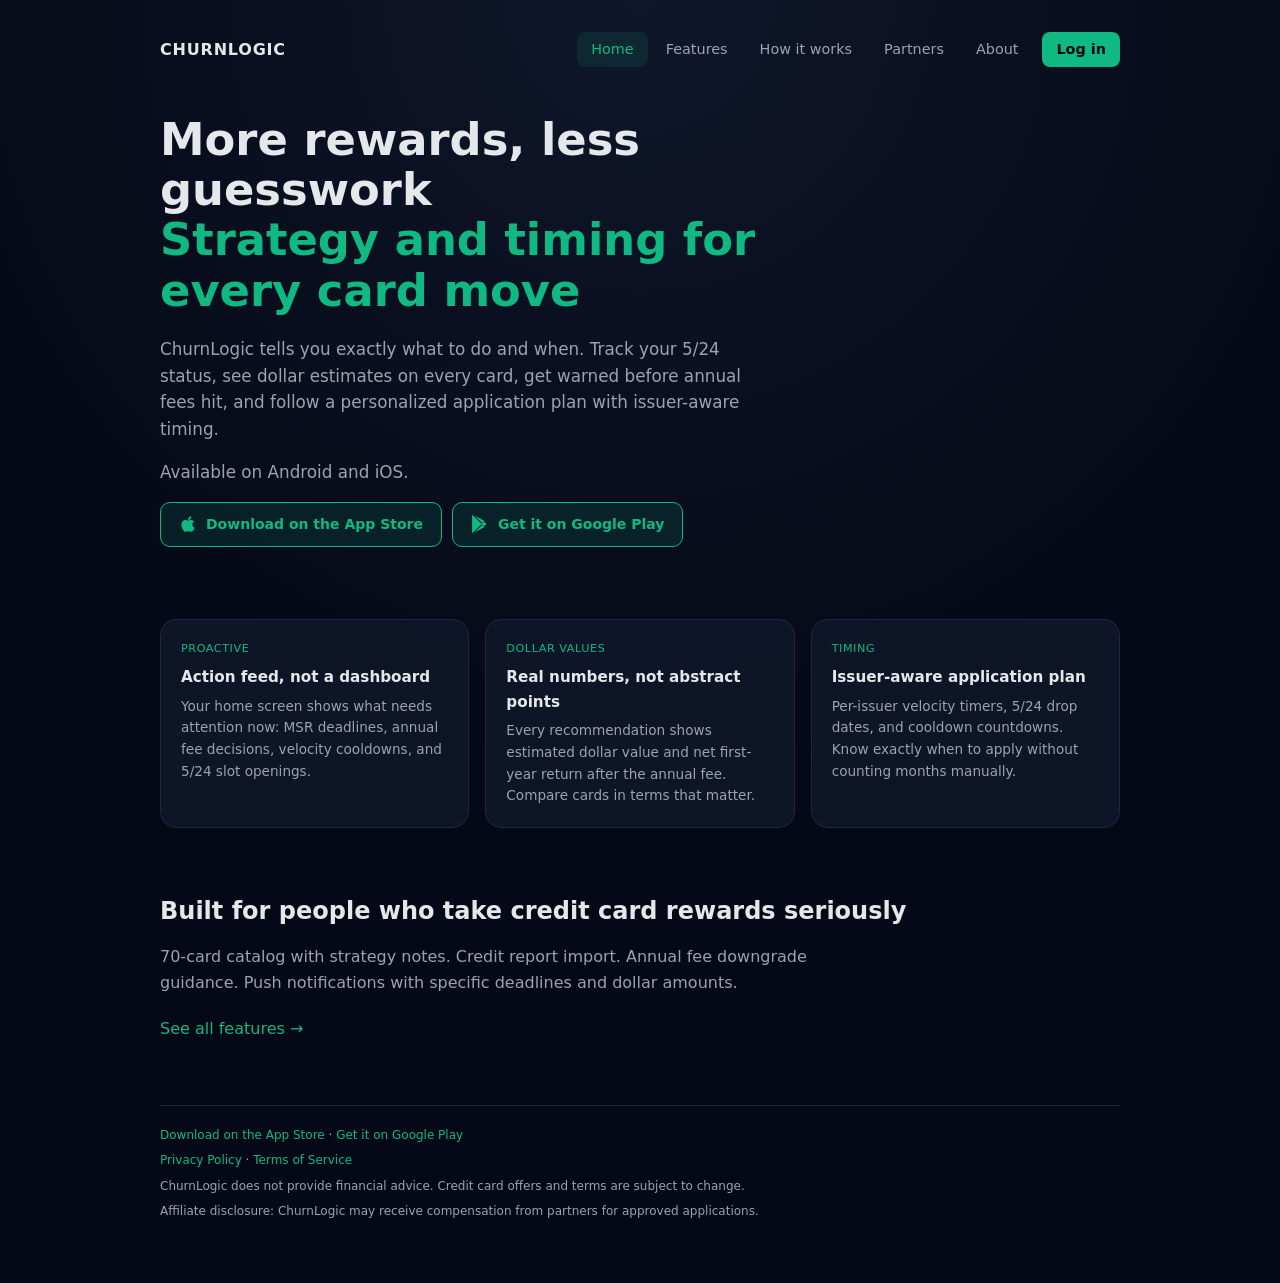
<file: index.html>
<!DOCTYPE html>
<html lang="en">
<head>
  <meta charset="UTF-8" />
  <title>ChurnLogic — Optimize Your Credit Card Game</title>
  <meta name="viewport" content="width=device-width, initial-scale=1" />
  <meta name="description" content="ChurnLogic tracks your credit card deadlines, estimates dollar values on every recommendation, and tells you exactly what to do next." />
  <meta name="fo-verify" content="c50dff4d-bdce-4adc-abe3-26b395b39d81" />
  <link rel="stylesheet" href="/styles.css" />
  <link rel="icon" href="data:image/svg+xml,%3Csvg%20xmlns%3D%22http%3A%2F%2Fwww.w3.org%2F2000%2Fsvg%22%20viewBox%3D%220%200%2064%2064%22%3E%3Crect%20width%3D%2264%22%20height%3D%2264%22%20rx%3D%2212%22%20fill%3D%22%23050816%22%2F%3E%3Ctext%20x%3D%2232%22%20y%3D%2243%22%20text-anchor%3D%22middle%22%20font-family%3D%22sans-serif%22%20font-weight%3D%22700%22%20font-size%3D%2228%22%20fill%3D%22%2310b981%22%3ECL%3C%2Ftext%3E%3C%2Fsvg%3E" />
  <link rel="apple-touch-icon" href="data:image/svg+xml,%3Csvg%20xmlns%3D%22http%3A%2F%2Fwww.w3.org%2F2000%2Fsvg%22%20viewBox%3D%220%200%2064%2064%22%3E%3Crect%20width%3D%2264%22%20height%3D%2264%22%20rx%3D%2212%22%20fill%3D%22%23050816%22%2F%3E%3Ctext%20x%3D%2232%22%20y%3D%2243%22%20text-anchor%3D%22middle%22%20font-family%3D%22sans-serif%22%20font-weight%3D%22700%22%20font-size%3D%2228%22%20fill%3D%22%2310b981%22%3ECL%3C%2Ftext%3E%3C%2Fsvg%3E" />
  <link rel="canonical" href="https://churnlogic.app/" />
  <meta property="og:type" content="website" />
  <meta property="og:title" content="ChurnLogic — Optimize Your Credit Card Game" />
  <meta property="og:description" content="Track credit card deadlines, see dollar estimates on every recommendation, and follow a personalized application plan with issuer-aware timing." />
  <meta property="og:url" content="https://churnlogic.app/" />
  <meta property="og:image" content="https://churnlogic.app/og-image.png" />
  <meta name="twitter:card" content="summary_large_image" />
  <meta name="twitter:title" content="ChurnLogic — Optimize Your Credit Card Game" />
  <meta name="twitter:description" content="Track credit card deadlines, see dollar estimates on every recommendation, and follow a personalized application plan with issuer-aware timing." />
  <meta name="twitter:image" content="https://churnlogic.app/og-image.png" />
  <meta name="theme-color" content="#050816" />
</head>
<body>
  <div class="container">
    <header>
      <a href="/" class="logo">ChurnLogic</a>
      <nav>
        <a href="/" class="active">Home</a>
        <a href="/features.html">Features</a>
        <a href="/how-it-works.html">How it works</a>
        <a href="/partners.html">Partners</a>
        <a href="/about.html">About</a>
        <a href="https://app.churnlogic.app" class="login">Log in</a>
      </nav>
    </header>

    <main>
      <section class="hero">
        <h1>More rewards, less guesswork<br /><span>Strategy and timing for every card move</span></h1>
        <p>
          ChurnLogic tells you exactly what to do and when. Track your 5/24 status,
          see dollar estimates on every card, get warned before annual fees hit, and
          follow a personalized application plan with issuer-aware timing.
        </p>
        <p>Available on Android and iOS.</p>
        <p class="store-cta">
          <a class="store-btn" href="https://apps.apple.com/app/churnlogic/id6760904289" rel="noopener">
            <svg viewBox="0 0 384 512" aria-hidden="true"><path d="M318.7 268.7c-.2-36.7 16.4-64.4 50-84.8-18.8-26.9-47.2-41.7-84.7-44.6-35.5-2.8-74.3 20.7-88.5 20.7-15 0-49.4-19.7-76.4-19.7C63.3 141.2 4 184.8 4 273.5q0 39.3 14.4 81.2c12.8 36.7 59 126.7 107.2 125.2 25.2-.6 43-17.9 75.8-17.9 31.8 0 48.3 17.9 76.4 17.9 48.6-.7 90.4-82.5 102.6-119.3-65.2-30.7-61.7-90-61.7-91.9zm-56.6-164.2c27.3-32.4 24.8-61.9 24-72.5-24.1 1.4-52 16.4-67.9 34.9-17.5 19.8-27.8 44.3-25.6 71.9 26.1 2 49.9-11.4 69.5-34.3z"/></svg>
            Download on the App Store
          </a>
          <a class="store-btn" href="https://play.google.com/store/apps/details?id=com.churnlogic.app" rel="noopener">
            <svg viewBox="0 0 512 512" aria-hidden="true"><path d="M47 0C37.6 4.9 31.3 13.9 31.3 25.6v460.8c0 11.7 6.3 20.7 15.7 25.6l256.6-256L47 0zm278.3 234.3L104.6 13l280.8 161.2-60.1 60.1zm86.9-8.7-59.2-34.1-66.5 65.5 66.5 65.5 60.3-34.1c18-14.3 18-46.5-1.1-62.8zM104.6 499l220.7-221.3 60.1 60.1L104.6 499z"/></svg>
            Get it on Google Play
          </a>
        </p>
      </section>

      <section>
        <div class="highlights">
          <div class="highlight">
            <div class="highlight-accent">Proactive</div>
            <h3>Action feed, not a dashboard</h3>
            <p>Your home screen shows what needs attention now: MSR deadlines, annual fee decisions, velocity cooldowns, and 5/24 slot openings.</p>
          </div>
          <div class="highlight">
            <div class="highlight-accent">Dollar values</div>
            <h3>Real numbers, not abstract points</h3>
            <p>Every recommendation shows estimated dollar value and net first-year return after the annual fee. Compare cards in terms that matter.</p>
          </div>
          <div class="highlight">
            <div class="highlight-accent">Timing</div>
            <h3>Issuer-aware application plan</h3>
            <p>Per-issuer velocity timers, 5/24 drop dates, and cooldown countdowns. Know exactly when to apply without counting months manually.</p>
          </div>
        </div>
      </section>

      <section>
        <h2>Built for people who take credit card rewards seriously</h2>
        <p class="section-text">
          70-card catalog with strategy notes. Credit report import. Annual fee downgrade guidance.
          Push notifications with specific deadlines and dollar amounts.
        </p>
        <p class="section-text">
          <a href="/features.html">See all features &rarr;</a>
        </p>
      </section>
    </main>

    <footer>
      <p><a href="https://apps.apple.com/app/churnlogic/id6760904289">Download on the App Store</a> &middot; <a href="https://play.google.com/store/apps/details?id=com.churnlogic.app">Get it on Google Play</a></p>
      <p><a href="/privacy.html">Privacy Policy</a> &middot; <a href="/terms.html">Terms of Service</a></p>
      <p>ChurnLogic does not provide financial advice. Credit card offers and terms are subject to change.</p>
      <p>Affiliate disclosure: ChurnLogic may receive compensation from partners for approved applications.</p>
    </footer>
  </div>
</body>
</html>
</file>
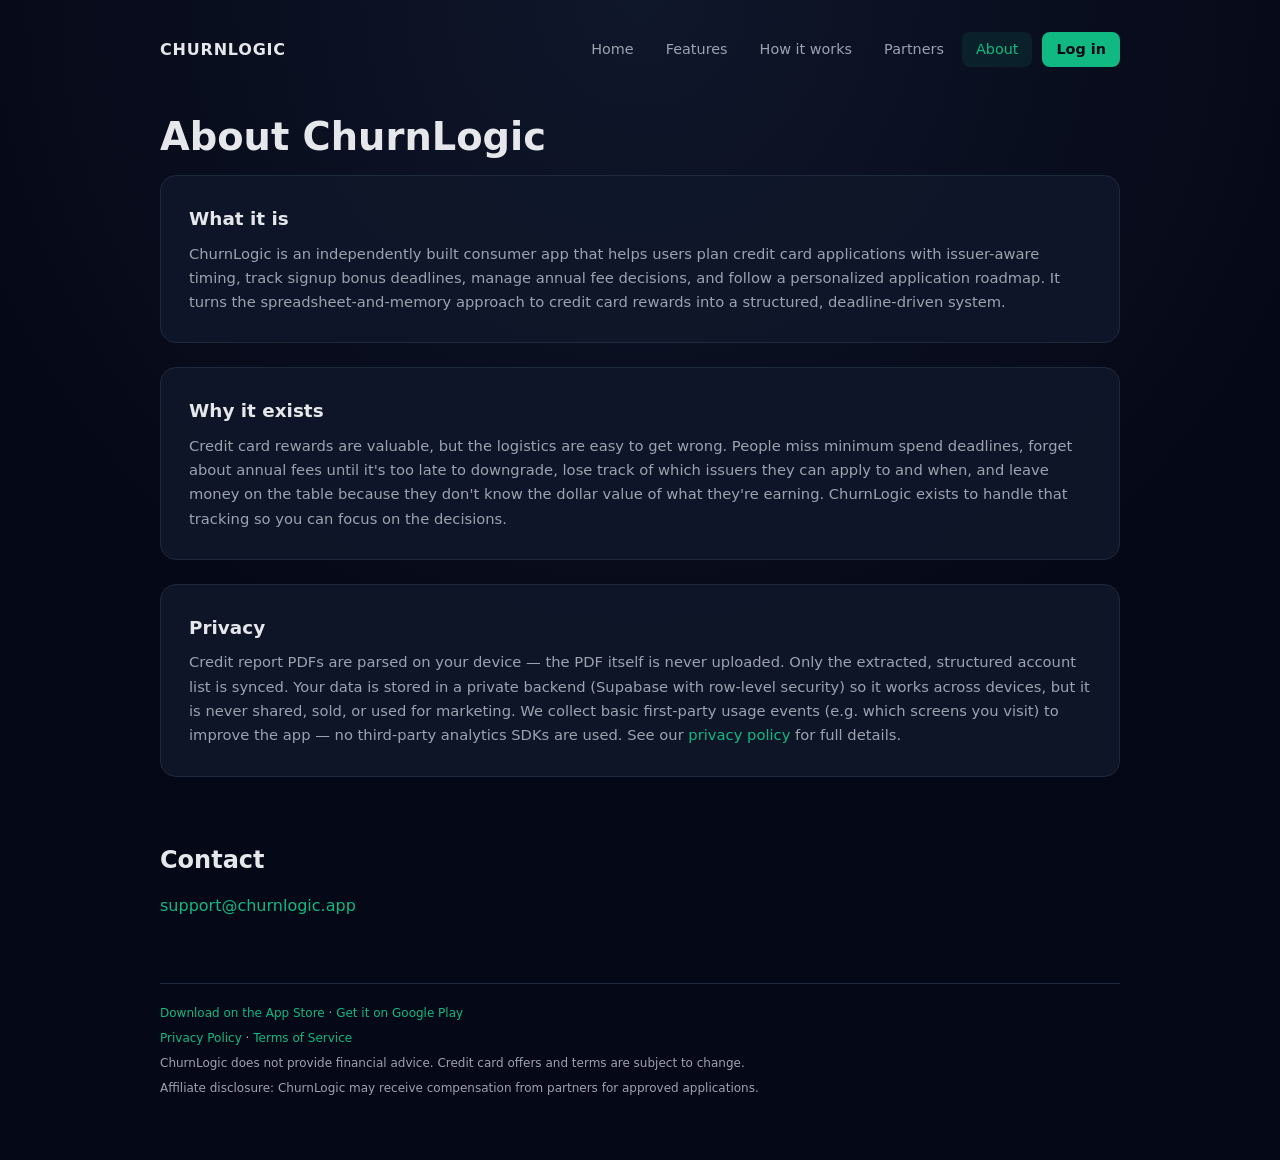
<file: about.html>
<!DOCTYPE html>
<html lang="en">
<head>
  <meta charset="UTF-8" />
  <title>About – ChurnLogic</title>
  <meta name="viewport" content="width=device-width, initial-scale=1" />
  <meta name="description" content="ChurnLogic is an independently built consumer app focused on helping users navigate credit card applications responsibly." />
  <link rel="stylesheet" href="/styles.css" />
  <link rel="icon" href="data:image/svg+xml,%3Csvg%20xmlns%3D%22http%3A%2F%2Fwww.w3.org%2F2000%2Fsvg%22%20viewBox%3D%220%200%2064%2064%22%3E%3Crect%20width%3D%2264%22%20height%3D%2264%22%20rx%3D%2212%22%20fill%3D%22%23050816%22%2F%3E%3Ctext%20x%3D%2232%22%20y%3D%2243%22%20text-anchor%3D%22middle%22%20font-family%3D%22sans-serif%22%20font-weight%3D%22700%22%20font-size%3D%2228%22%20fill%3D%22%2310b981%22%3ECL%3C%2Ftext%3E%3C%2Fsvg%3E" />
  <link rel="apple-touch-icon" href="data:image/svg+xml,%3Csvg%20xmlns%3D%22http%3A%2F%2Fwww.w3.org%2F2000%2Fsvg%22%20viewBox%3D%220%200%2064%2064%22%3E%3Crect%20width%3D%2264%22%20height%3D%2264%22%20rx%3D%2212%22%20fill%3D%22%23050816%22%2F%3E%3Ctext%20x%3D%2232%22%20y%3D%2243%22%20text-anchor%3D%22middle%22%20font-family%3D%22sans-serif%22%20font-weight%3D%22700%22%20font-size%3D%2228%22%20fill%3D%22%2310b981%22%3ECL%3C%2Ftext%3E%3C%2Fsvg%3E" />
  <link rel="canonical" href="https://churnlogic.app/about.html" />
  <meta property="og:type" content="website" />
  <meta property="og:title" content="ChurnLogic — About" />
  <meta property="og:description" content="Built by churners, for churners. Private by default. No data shared or sold." />
  <meta property="og:url" content="https://churnlogic.app/about.html" />
  <meta property="og:image" content="https://churnlogic.app/og-image.png" />
  <meta name="twitter:card" content="summary_large_image" />
  <meta name="twitter:title" content="ChurnLogic — About" />
  <meta name="twitter:description" content="Built by churners, for churners. Private by default. No data shared or sold." />
  <meta name="twitter:image" content="https://churnlogic.app/og-image.png" />
  <meta name="theme-color" content="#050816" />
</head>
<body>
  <div class="container">
    <header>
      <a href="/" class="logo">ChurnLogic</a>
      <nav>
        <a href="/">Home</a>
        <a href="/features.html">Features</a>
        <a href="/how-it-works.html">How it works</a>
        <a href="/partners.html">Partners</a>
        <a href="/about.html" class="active">About</a>
        <a href="https://app.churnlogic.app" class="login">Log in</a>
      </nav>
    </header>

    <main>
      <h1 class="page-title">About ChurnLogic</h1>

      <section>
        <div class="feature-detail">
          <h3>What it is</h3>
          <p>
            ChurnLogic is an independently built consumer app that helps users plan credit card
            applications with issuer-aware timing, track signup bonus deadlines, manage annual fee
            decisions, and follow a personalized application roadmap. It turns the spreadsheet-and-memory
            approach to credit card rewards into a structured, deadline-driven system.
          </p>
        </div>

        <div class="feature-detail">
          <h3>Why it exists</h3>
          <p>
            Credit card rewards are valuable, but the logistics are easy to get wrong. People miss
            minimum spend deadlines, forget about annual fees until it's too late to downgrade,
            lose track of which issuers they can apply to and when, and leave money on the table
            because they don't know the dollar value of what they're earning. ChurnLogic exists
            to handle that tracking so you can focus on the decisions.
          </p>
        </div>

        <div class="feature-detail">
          <h3>Privacy</h3>
          <p>
            Credit report PDFs are parsed on your device — the PDF itself is never uploaded. Only
            the extracted, structured account list is synced. Your data is stored in a private
            backend (Supabase with row-level security) so it works across devices, but it is
            never shared, sold, or used for marketing. We collect basic first-party usage events
            (e.g. which screens you visit) to improve the app &mdash; no third-party analytics
            SDKs are used. See our <a href="/privacy.html">privacy policy</a> for full details.
          </p>
        </div>
      </section>

      <section>
        <h2>Contact</h2>
        <p class="section-text">
          <a href="mailto:support@churnlogic.app">support@churnlogic.app</a>
        </p>
      </section>
    </main>

    <footer>
      <p><a href="https://apps.apple.com/app/churnlogic/id6760904289">Download on the App Store</a> &middot; <a href="https://play.google.com/store/apps/details?id=com.churnlogic.app">Get it on Google Play</a></p>
      <p><a href="/privacy.html">Privacy Policy</a> &middot; <a href="/terms.html">Terms of Service</a></p>
      <p>ChurnLogic does not provide financial advice. Credit card offers and terms are subject to change.</p>
      <p>Affiliate disclosure: ChurnLogic may receive compensation from partners for approved applications.</p>
    </footer>
  </div>
</body>
</html>
</file>
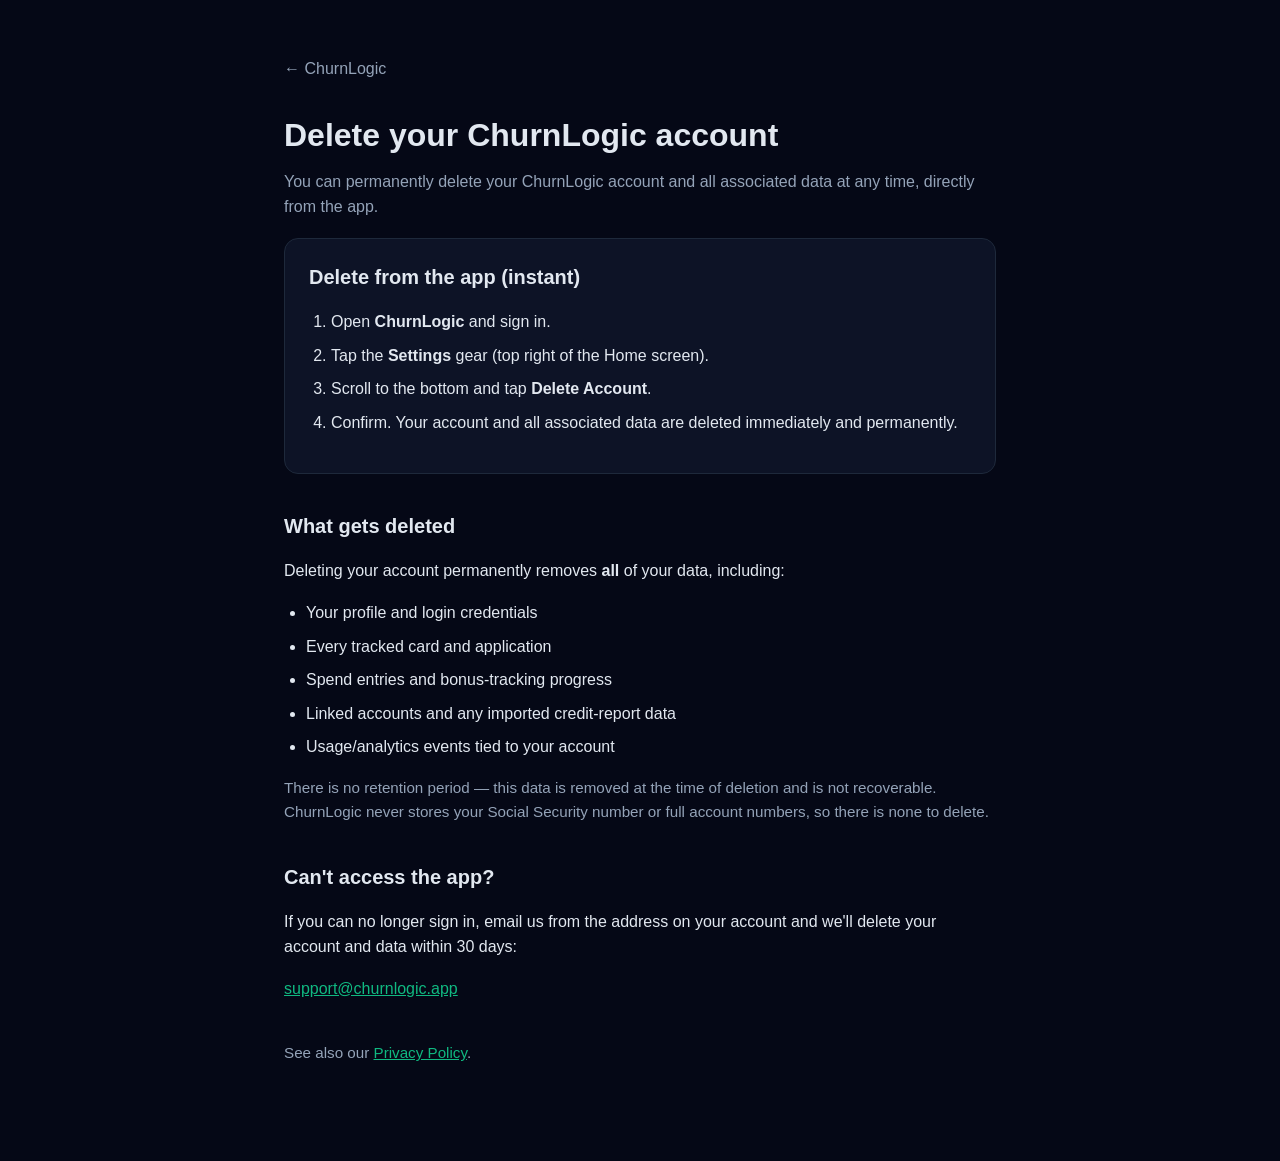
<file: delete-account.html>
<!doctype html>
<html lang="en">
<head>
  <meta charset="utf-8" />
  <meta name="viewport" content="width=device-width, initial-scale=1" />
  <title>Delete Your Account — ChurnLogic</title>
  <meta name="description" content="How to delete your ChurnLogic account and all associated data." />
  <meta name="robots" content="index,follow" />
  <link rel="icon" href="/favicon.png" />
  <meta name="theme-color" content="#050816" />
  <style>
    :root { --bg:#050816; --card:#0d1326; --border:#1e293b; --text:#e2e8f0; --muted:#94a3b8; --green:#10b981; }
    * { box-sizing: border-box; }
    body { margin:0; background:var(--bg); color:var(--text);
      font-family:-apple-system,BlinkMacSystemFont,"Segoe UI",Roboto,Arial,sans-serif;
      line-height:1.6; }
    .wrap { max-width:760px; margin:0 auto; padding:56px 24px 80px; }
    a { color:var(--green); }
    h1 { font-size:2rem; margin:0 0 8px; }
    h2 { font-size:1.25rem; margin:36px 0 12px; }
    .lead { color:var(--muted); margin:0 0 8px; }
    .card { background:var(--card); border:1px solid var(--border); border-radius:14px; padding:22px 24px; margin:18px 0; }
    ol, ul { padding-left:22px; }
    li { margin:8px 0; }
    .muted { color:var(--muted); font-size:.95rem; }
    .back { display:inline-block; margin-bottom:28px; color:var(--muted); text-decoration:none; }
    code { background:#111a30; padding:2px 6px; border-radius:6px; }
  </style>
</head>
<body>
  <div class="wrap">
    <a class="back" href="/">&larr; ChurnLogic</a>
    <h1>Delete your ChurnLogic account</h1>
    <p class="lead">You can permanently delete your ChurnLogic account and all associated data at any time, directly from the app.</p>

    <div class="card">
      <h2 style="margin-top:0">Delete from the app (instant)</h2>
      <ol>
        <li>Open <strong>ChurnLogic</strong> and sign in.</li>
        <li>Tap the <strong>Settings</strong> gear (top right of the Home screen).</li>
        <li>Scroll to the bottom and tap <strong>Delete Account</strong>.</li>
        <li>Confirm. Your account and all associated data are deleted immediately and permanently.</li>
      </ol>
    </div>

    <h2>What gets deleted</h2>
    <p>Deleting your account permanently removes <strong>all</strong> of your data, including:</p>
    <ul>
      <li>Your profile and login credentials</li>
      <li>Every tracked card and application</li>
      <li>Spend entries and bonus-tracking progress</li>
      <li>Linked accounts and any imported credit-report data</li>
      <li>Usage/analytics events tied to your account</li>
    </ul>
    <p class="muted">There is no retention period — this data is removed at the time of deletion and is not recoverable. ChurnLogic never stores your Social Security number or full account numbers, so there is none to delete.</p>

    <h2>Can't access the app?</h2>
    <p>If you can no longer sign in, email us from the address on your account and we'll delete your account and data within 30 days:</p>
    <p><a href="mailto:support@churnlogic.app?subject=Delete%20my%20account">support@churnlogic.app</a></p>

    <p class="muted" style="margin-top:40px">See also our <a href="/privacy.html">Privacy Policy</a>.</p>
  </div>
</body>
</html>
</file>
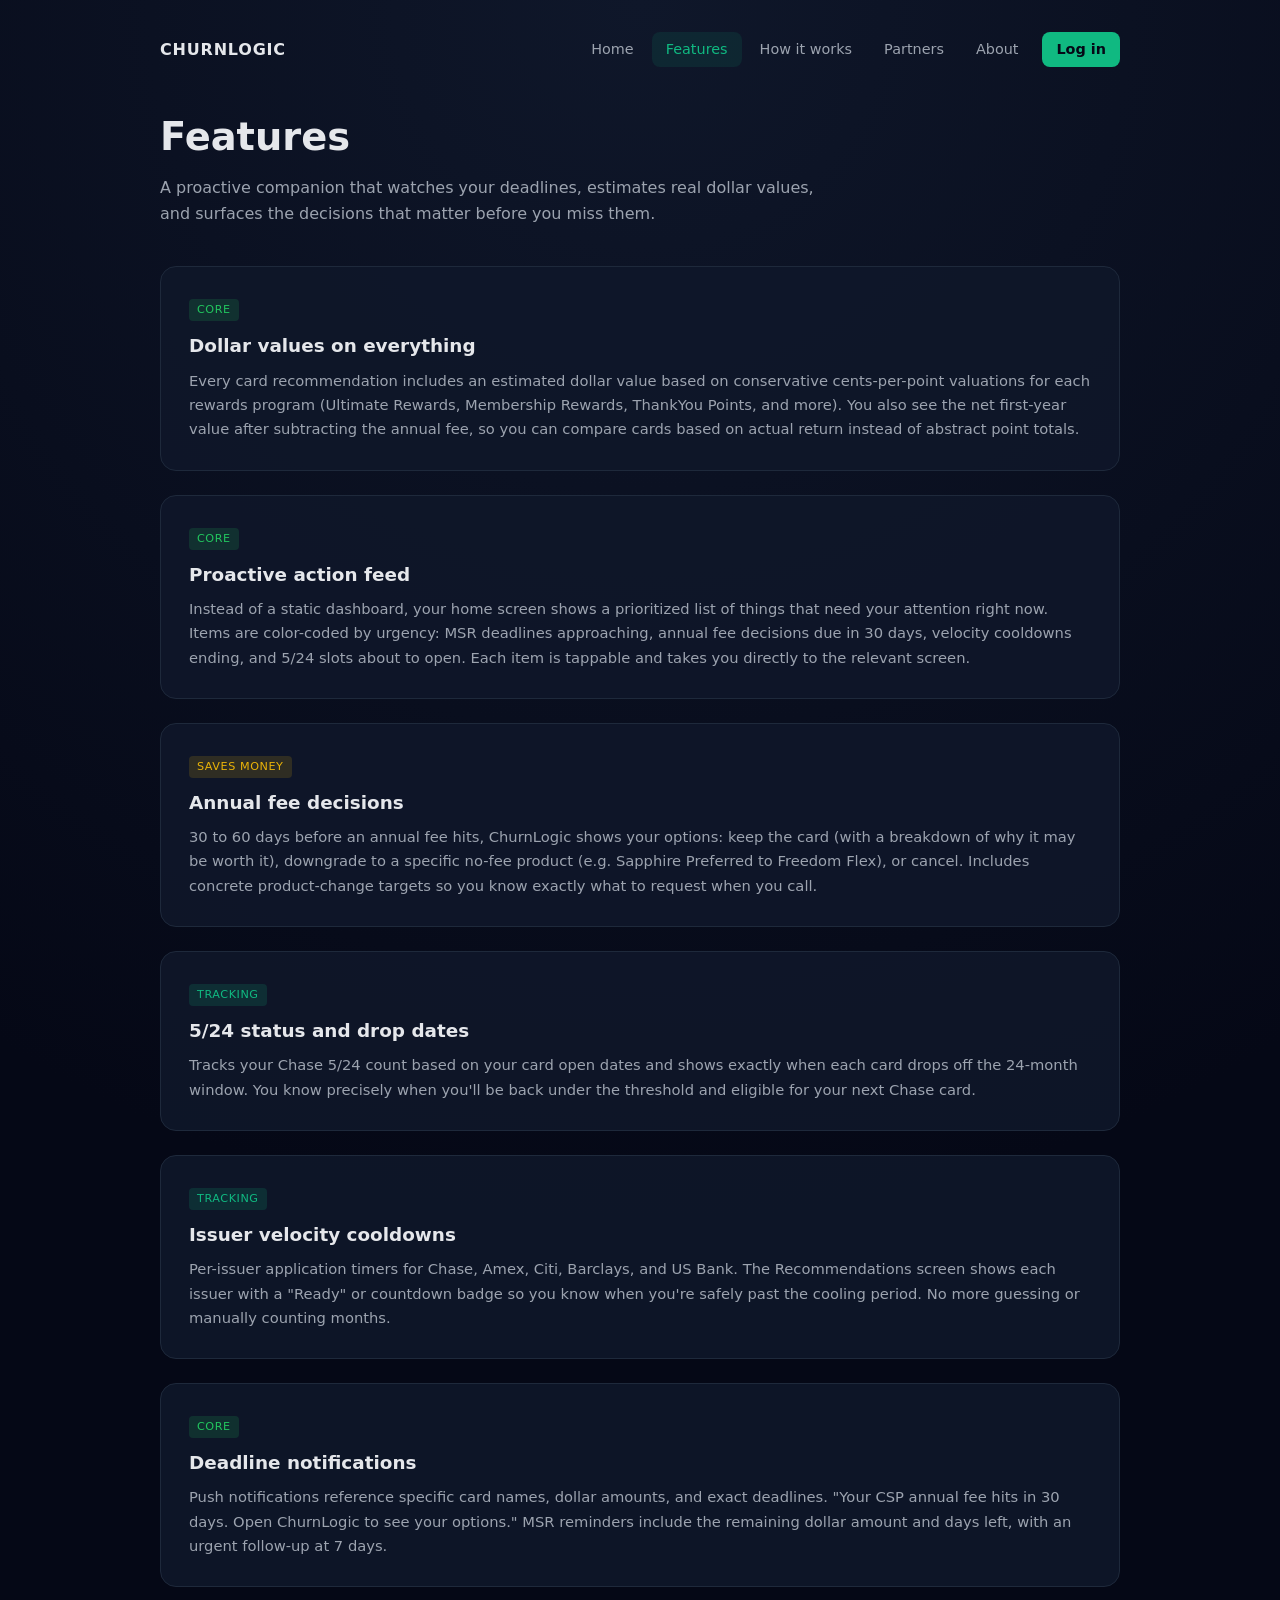
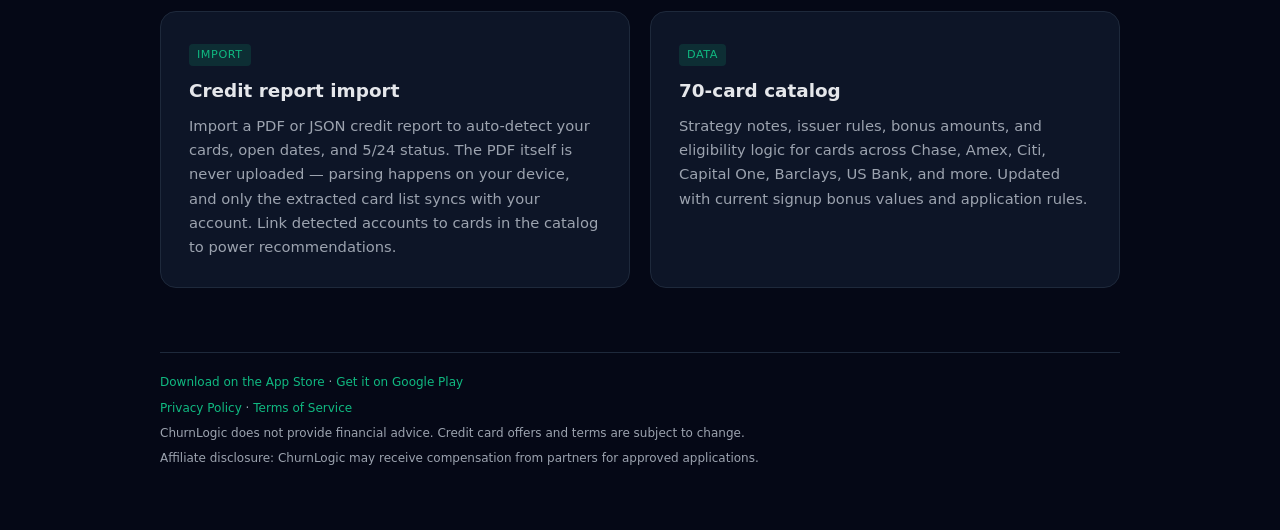
<file: features.html>
<!DOCTYPE html>
<html lang="en">
<head>
  <meta charset="UTF-8" />
  <title>Features – ChurnLogic</title>
  <meta name="viewport" content="width=device-width, initial-scale=1" />
  <meta name="description" content="Dollar-value estimates, proactive action feed, annual fee decisions, 5/24 tracking, issuer cooldowns, credit report import, and deadline notifications." />
  <link rel="stylesheet" href="/styles.css" />
  <link rel="icon" href="data:image/svg+xml,%3Csvg%20xmlns%3D%22http%3A%2F%2Fwww.w3.org%2F2000%2Fsvg%22%20viewBox%3D%220%200%2064%2064%22%3E%3Crect%20width%3D%2264%22%20height%3D%2264%22%20rx%3D%2212%22%20fill%3D%22%23050816%22%2F%3E%3Ctext%20x%3D%2232%22%20y%3D%2243%22%20text-anchor%3D%22middle%22%20font-family%3D%22sans-serif%22%20font-weight%3D%22700%22%20font-size%3D%2228%22%20fill%3D%22%2310b981%22%3ECL%3C%2Ftext%3E%3C%2Fsvg%3E" />
  <link rel="apple-touch-icon" href="data:image/svg+xml,%3Csvg%20xmlns%3D%22http%3A%2F%2Fwww.w3.org%2F2000%2Fsvg%22%20viewBox%3D%220%200%2064%2064%22%3E%3Crect%20width%3D%2264%22%20height%3D%2264%22%20rx%3D%2212%22%20fill%3D%22%23050816%22%2F%3E%3Ctext%20x%3D%2232%22%20y%3D%2243%22%20text-anchor%3D%22middle%22%20font-family%3D%22sans-serif%22%20font-weight%3D%22700%22%20font-size%3D%2228%22%20fill%3D%22%2310b981%22%3ECL%3C%2Ftext%3E%3C%2Fsvg%3E" />
  <link rel="canonical" href="https://churnlogic.app/features.html" />
  <meta property="og:type" content="website" />
  <meta property="og:title" content="ChurnLogic — Features" />
  <meta property="og:description" content="70-card catalog, dollar-valued recommendations, MSR tracking, annual fee guidance, 5/24 awareness, and credit report import." />
  <meta property="og:url" content="https://churnlogic.app/features.html" />
  <meta property="og:image" content="https://churnlogic.app/og-image.png" />
  <meta name="twitter:card" content="summary_large_image" />
  <meta name="twitter:title" content="ChurnLogic — Features" />
  <meta name="twitter:description" content="70-card catalog, dollar-valued recommendations, MSR tracking, annual fee guidance, 5/24 awareness, and credit report import." />
  <meta name="twitter:image" content="https://churnlogic.app/og-image.png" />
  <meta name="theme-color" content="#050816" />
</head>
<body>
  <div class="container">
    <header>
      <a href="/" class="logo">ChurnLogic</a>
      <nav>
        <a href="/">Home</a>
        <a href="/features.html" class="active">Features</a>
        <a href="/how-it-works.html">How it works</a>
        <a href="/partners.html">Partners</a>
        <a href="/about.html">About</a>
        <a href="https://app.churnlogic.app" class="login">Log in</a>
      </nav>
    </header>

    <main>
      <h1 class="page-title">Features</h1>
      <p class="page-subtitle">
        A proactive companion that watches your deadlines, estimates real dollar values,
        and surfaces the decisions that matter before you miss them.
      </p>

      <section>
        <div class="feature-detail">
          <span class="tag tag-green">Core</span>
          <h3>Dollar values on everything</h3>
          <p>
            Every card recommendation includes an estimated dollar value based on conservative
            cents-per-point valuations for each rewards program (Ultimate Rewards, Membership Rewards,
            ThankYou Points, and more). You also see the net first-year value after subtracting the
            annual fee, so you can compare cards based on actual return instead of abstract point totals.
          </p>
        </div>

        <div class="feature-detail">
          <span class="tag tag-green">Core</span>
          <h3>Proactive action feed</h3>
          <p>
            Instead of a static dashboard, your home screen shows a prioritized list of things that
            need your attention right now. Items are color-coded by urgency: MSR deadlines approaching,
            annual fee decisions due in 30 days, velocity cooldowns ending, and 5/24 slots about to
            open. Each item is tappable and takes you directly to the relevant screen.
          </p>
        </div>

        <div class="feature-detail">
          <span class="tag tag-yellow">Saves money</span>
          <h3>Annual fee decisions</h3>
          <p>
            30 to 60 days before an annual fee hits, ChurnLogic shows your options: keep the card
            (with a breakdown of why it may be worth it), downgrade to a specific no-fee product
            (e.g. Sapphire Preferred to Freedom Flex), or cancel. Includes concrete product-change
            targets so you know exactly what to request when you call.
          </p>
        </div>

        <div class="feature-detail">
          <span class="tag tag-blue">Tracking</span>
          <h3>5/24 status and drop dates</h3>
          <p>
            Tracks your Chase 5/24 count based on your card open dates and shows exactly when each
            card drops off the 24-month window. You know precisely when you'll be back under the
            threshold and eligible for your next Chase card.
          </p>
        </div>

        <div class="feature-detail">
          <span class="tag tag-blue">Tracking</span>
          <h3>Issuer velocity cooldowns</h3>
          <p>
            Per-issuer application timers for Chase, Amex, Citi, Barclays, and US Bank. The
            Recommendations screen shows each issuer with a "Ready" or countdown badge so you
            know when you're safely past the cooling period. No more guessing or manually
            counting months.
          </p>
        </div>

        <div class="feature-detail">
          <span class="tag tag-green">Core</span>
          <h3>Deadline notifications</h3>
          <p>
            Push notifications reference specific card names, dollar amounts, and exact deadlines.
            "Your CSP annual fee hits in 30 days. Open ChurnLogic to see your options." MSR reminders
            include the remaining dollar amount and days left, with an urgent follow-up at 7 days.
          </p>
        </div>

        <div class="grid-2">
          <div class="feature-detail" style="margin-bottom: 0;">
            <span class="tag tag-blue">Import</span>
            <h3>Credit report import</h3>
            <p>
              Import a PDF or JSON credit report to auto-detect your cards, open dates, and 5/24
              status. The PDF itself is never uploaded — parsing happens on your device, and only
              the extracted card list syncs with your account. Link detected accounts to cards in
              the catalog to power recommendations.
            </p>
          </div>
          <div class="feature-detail" style="margin-bottom: 0;">
            <span class="tag tag-blue">Data</span>
            <h3>70-card catalog</h3>
            <p>
              Strategy notes, issuer rules, bonus amounts, and eligibility logic for cards across
              Chase, Amex, Citi, Capital One, Barclays, US Bank, and more. Updated with current
              signup bonus values and application rules.
            </p>
          </div>
        </div>
      </section>
    </main>

    <footer>
      <p><a href="https://apps.apple.com/app/churnlogic/id6760904289">Download on the App Store</a> &middot; <a href="https://play.google.com/store/apps/details?id=com.churnlogic.app">Get it on Google Play</a></p>
      <p><a href="/privacy.html">Privacy Policy</a> &middot; <a href="/terms.html">Terms of Service</a></p>
      <p>ChurnLogic does not provide financial advice. Credit card offers and terms are subject to change.</p>
      <p>Affiliate disclosure: ChurnLogic may receive compensation from partners for approved applications.</p>
    </footer>
  </div>
</body>
</html>
</file>
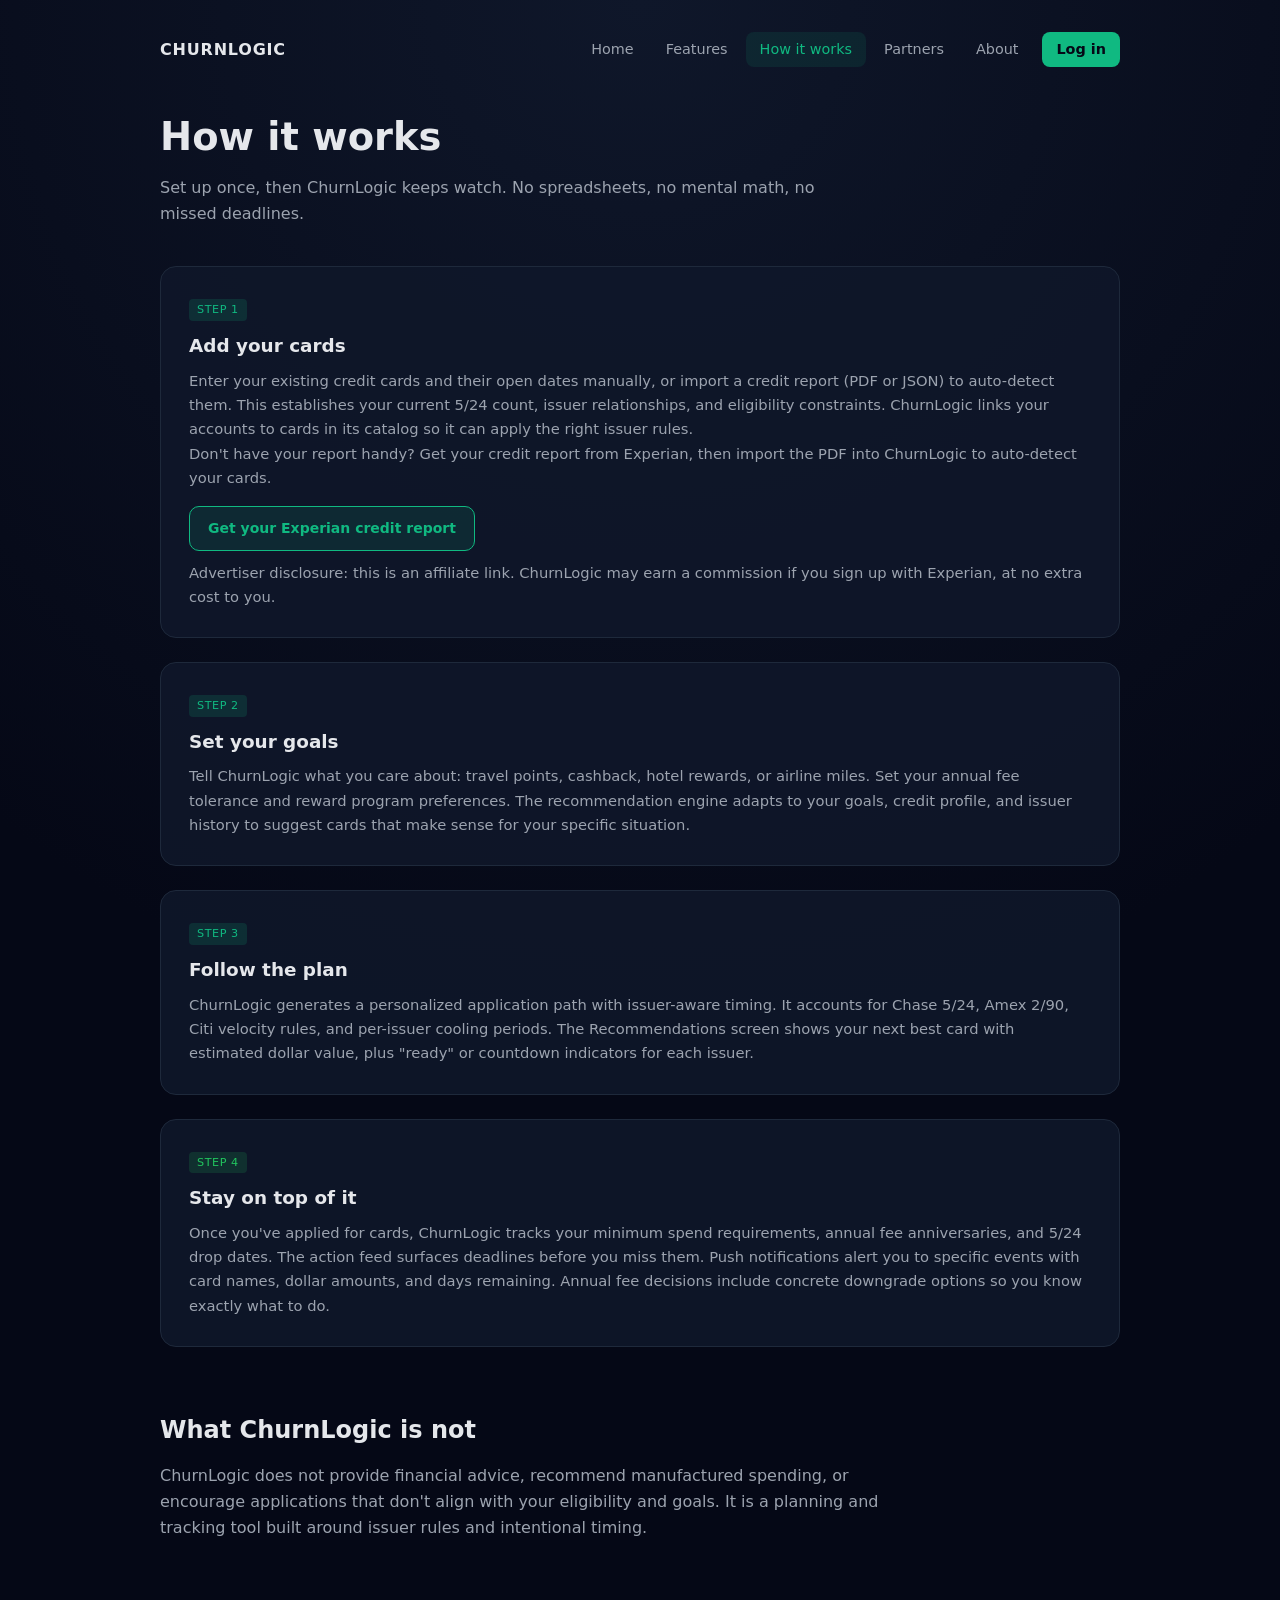
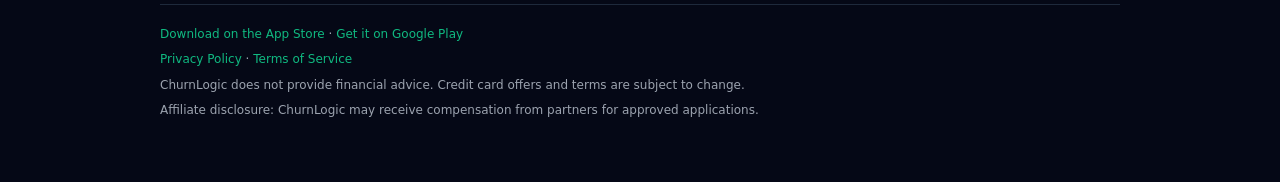
<file: how-it-works.html>
<!DOCTYPE html>
<html lang="en">
<head>
  <meta charset="UTF-8" />
  <title>How it works – ChurnLogic</title>
  <meta name="viewport" content="width=device-width, initial-scale=1" />
  <meta name="description" content="Set up once, then ChurnLogic keeps watch. Import your cards, set your goals, follow the plan, and never miss a deadline." />
  <link rel="stylesheet" href="/styles.css" />
  <link rel="icon" href="data:image/svg+xml,%3Csvg%20xmlns%3D%22http%3A%2F%2Fwww.w3.org%2F2000%2Fsvg%22%20viewBox%3D%220%200%2064%2064%22%3E%3Crect%20width%3D%2264%22%20height%3D%2264%22%20rx%3D%2212%22%20fill%3D%22%23050816%22%2F%3E%3Ctext%20x%3D%2232%22%20y%3D%2243%22%20text-anchor%3D%22middle%22%20font-family%3D%22sans-serif%22%20font-weight%3D%22700%22%20font-size%3D%2228%22%20fill%3D%22%2310b981%22%3ECL%3C%2Ftext%3E%3C%2Fsvg%3E" />
  <link rel="apple-touch-icon" href="data:image/svg+xml,%3Csvg%20xmlns%3D%22http%3A%2F%2Fwww.w3.org%2F2000%2Fsvg%22%20viewBox%3D%220%200%2064%2064%22%3E%3Crect%20width%3D%2264%22%20height%3D%2264%22%20rx%3D%2212%22%20fill%3D%22%23050816%22%2F%3E%3Ctext%20x%3D%2232%22%20y%3D%2243%22%20text-anchor%3D%22middle%22%20font-family%3D%22sans-serif%22%20font-weight%3D%22700%22%20font-size%3D%2228%22%20fill%3D%22%2310b981%22%3ECL%3C%2Ftext%3E%3C%2Fsvg%3E" />
  <link rel="canonical" href="https://churnlogic.app/how-it-works.html" />
  <meta property="og:type" content="website" />
  <meta property="og:title" content="ChurnLogic — How It Works" />
  <meta property="og:description" content="Import your cards, set your goals, and get a step-by-step application plan with timing, dollar values, and deadline reminders." />
  <meta property="og:url" content="https://churnlogic.app/how-it-works.html" />
  <meta property="og:image" content="https://churnlogic.app/og-image.png" />
  <meta name="twitter:card" content="summary_large_image" />
  <meta name="twitter:title" content="ChurnLogic — How It Works" />
  <meta name="twitter:description" content="Import your cards, set your goals, and get a step-by-step application plan with timing, dollar values, and deadline reminders." />
  <meta name="twitter:image" content="https://churnlogic.app/og-image.png" />
  <meta name="theme-color" content="#050816" />
</head>
<body>
  <div class="container">
    <header>
      <a href="/" class="logo">ChurnLogic</a>
      <nav>
        <a href="/">Home</a>
        <a href="/features.html">Features</a>
        <a href="/how-it-works.html" class="active">How it works</a>
        <a href="/partners.html">Partners</a>
        <a href="/about.html">About</a>
        <a href="https://app.churnlogic.app" class="login">Log in</a>
      </nav>
    </header>

    <main>
      <h1 class="page-title">How it works</h1>
      <p class="page-subtitle">
        Set up once, then ChurnLogic keeps watch. No spreadsheets, no mental math, no missed deadlines.
      </p>

      <section>
        <div class="feature-detail">
          <span class="tag tag-blue">Step 1</span>
          <h3>Add your cards</h3>
          <p>
            Enter your existing credit cards and their open dates manually, or import a credit
            report (PDF or JSON) to auto-detect them. This establishes your current 5/24 count,
            issuer relationships, and eligibility constraints. ChurnLogic links your accounts to
            cards in its catalog so it can apply the right issuer rules.
          </p>
          <p>
            Don't have your report handy? Get your credit report from Experian, then import the
            PDF into ChurnLogic to auto-detect your cards.
          </p>
          <div class="store-cta">
            <!-- TODO: swap this href for the CJ Experian affiliate tracking link once the program is approved -->
            <a class="store-btn" href="https://www.experian.com/consumer-products/free-credit-report.html" rel="sponsored nofollow" target="_blank">Get your Experian credit report</a>
          </div>
          <p class="affiliate-note">
            Advertiser disclosure: this is an affiliate link. ChurnLogic may earn a commission if
            you sign up with Experian, at no extra cost to you.
          </p>
        </div>

        <div class="feature-detail">
          <span class="tag tag-blue">Step 2</span>
          <h3>Set your goals</h3>
          <p>
            Tell ChurnLogic what you care about: travel points, cashback, hotel rewards, or airline
            miles. Set your annual fee tolerance and reward program preferences. The recommendation
            engine adapts to your goals, credit profile, and issuer history to suggest cards that
            make sense for your specific situation.
          </p>
        </div>

        <div class="feature-detail">
          <span class="tag tag-blue">Step 3</span>
          <h3>Follow the plan</h3>
          <p>
            ChurnLogic generates a personalized application path with issuer-aware timing. It
            accounts for Chase 5/24, Amex 2/90, Citi velocity rules, and per-issuer cooling
            periods. The Recommendations screen shows your next best card with estimated dollar
            value, plus "ready" or countdown indicators for each issuer.
          </p>
        </div>

        <div class="feature-detail">
          <span class="tag tag-green">Step 4</span>
          <h3>Stay on top of it</h3>
          <p>
            Once you've applied for cards, ChurnLogic tracks your minimum spend requirements,
            annual fee anniversaries, and 5/24 drop dates. The action feed surfaces deadlines
            before you miss them. Push notifications alert you to specific events with card names,
            dollar amounts, and days remaining. Annual fee decisions include concrete downgrade
            options so you know exactly what to do.
          </p>
        </div>
      </section>

      <section>
        <h2>What ChurnLogic is not</h2>
        <p class="section-text">
          ChurnLogic does not provide financial advice, recommend manufactured spending, or
          encourage applications that don't align with your eligibility and goals. It is a
          planning and tracking tool built around issuer rules and intentional timing.
        </p>
      </section>
    </main>

    <footer>
      <p><a href="https://apps.apple.com/app/churnlogic/id6760904289">Download on the App Store</a> &middot; <a href="https://play.google.com/store/apps/details?id=com.churnlogic.app">Get it on Google Play</a></p>
      <p><a href="/privacy.html">Privacy Policy</a> &middot; <a href="/terms.html">Terms of Service</a></p>
      <p>ChurnLogic does not provide financial advice. Credit card offers and terms are subject to change.</p>
      <p>Affiliate disclosure: ChurnLogic may receive compensation from partners for approved applications.</p>
    </footer>
  </div>
</body>
</html>
</file>
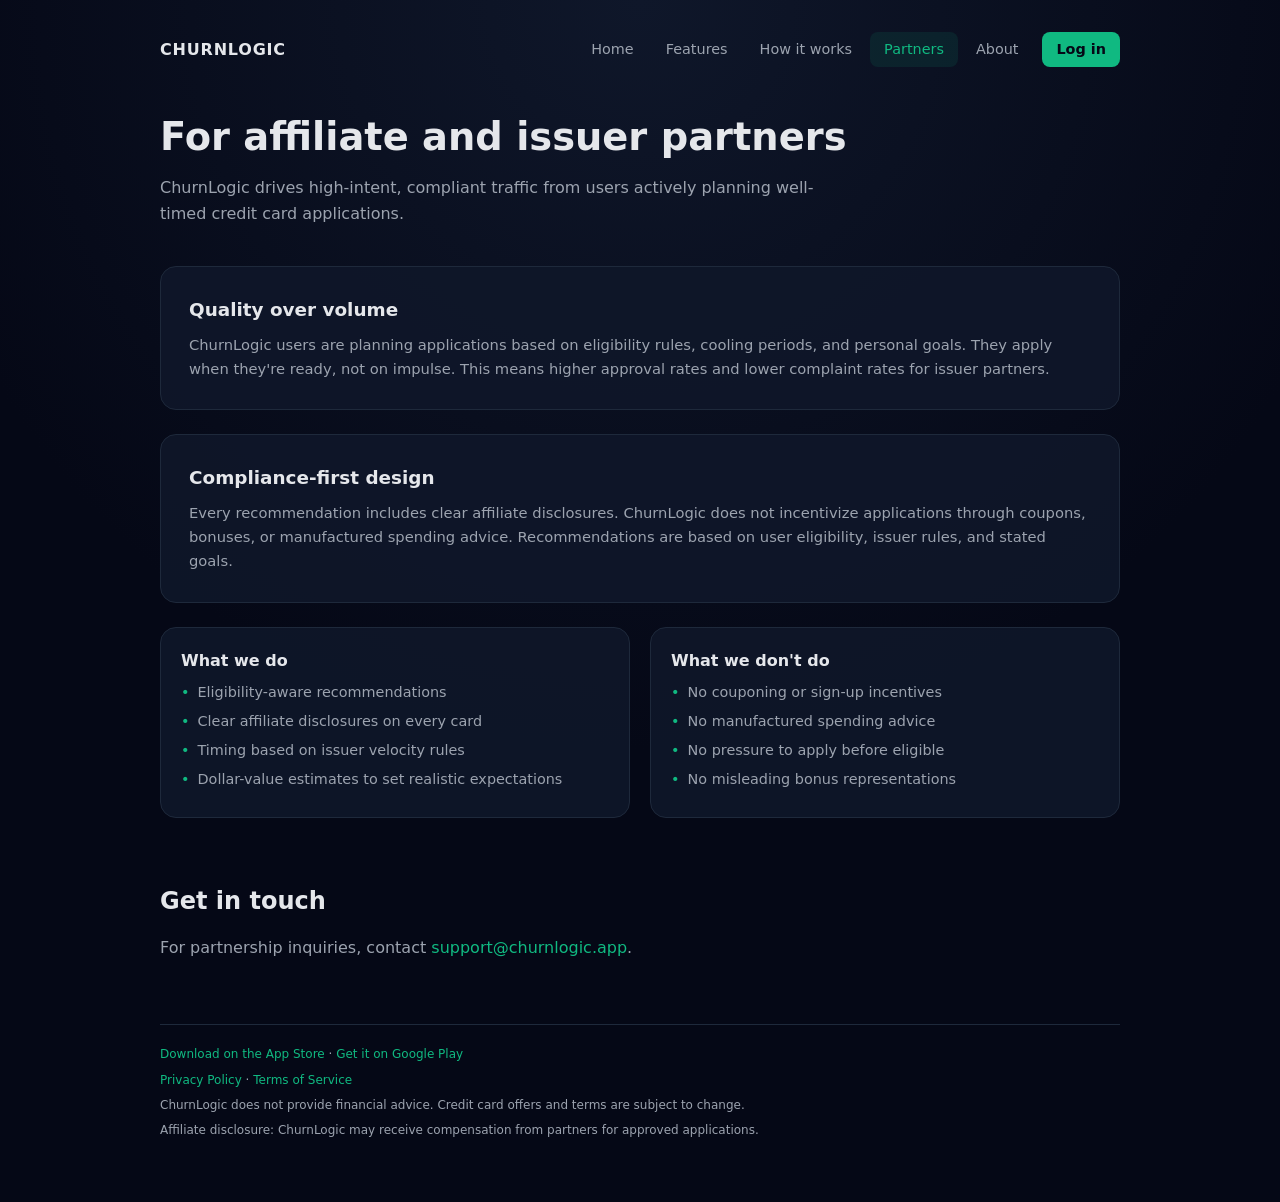
<file: partners.html>
<!DOCTYPE html>
<html lang="en">
<head>
  <meta charset="UTF-8" />
  <title>For partners – ChurnLogic</title>
  <meta name="viewport" content="width=device-width, initial-scale=1" />
  <meta name="description" content="ChurnLogic drives high-intent, compliant traffic from users actively planning well-timed credit card applications." />
  <link rel="stylesheet" href="/styles.css" />
  <link rel="icon" href="data:image/svg+xml,%3Csvg%20xmlns%3D%22http%3A%2F%2Fwww.w3.org%2F2000%2Fsvg%22%20viewBox%3D%220%200%2064%2064%22%3E%3Crect%20width%3D%2264%22%20height%3D%2264%22%20rx%3D%2212%22%20fill%3D%22%23050816%22%2F%3E%3Ctext%20x%3D%2232%22%20y%3D%2243%22%20text-anchor%3D%22middle%22%20font-family%3D%22sans-serif%22%20font-weight%3D%22700%22%20font-size%3D%2228%22%20fill%3D%22%2310b981%22%3ECL%3C%2Ftext%3E%3C%2Fsvg%3E" />
  <link rel="apple-touch-icon" href="data:image/svg+xml,%3Csvg%20xmlns%3D%22http%3A%2F%2Fwww.w3.org%2F2000%2Fsvg%22%20viewBox%3D%220%200%2064%2064%22%3E%3Crect%20width%3D%2264%22%20height%3D%2264%22%20rx%3D%2212%22%20fill%3D%22%23050816%22%2F%3E%3Ctext%20x%3D%2232%22%20y%3D%2243%22%20text-anchor%3D%22middle%22%20font-family%3D%22sans-serif%22%20font-weight%3D%22700%22%20font-size%3D%2228%22%20fill%3D%22%2310b981%22%3ECL%3C%2Ftext%3E%3C%2Fsvg%3E" />
  <link rel="canonical" href="https://churnlogic.app/partners.html" />
  <meta property="og:type" content="website" />
  <meta property="og:title" content="ChurnLogic — Partners" />
  <meta property="og:description" content="Affiliate transparency: how ChurnLogic earns money and how that affects what you see." />
  <meta property="og:url" content="https://churnlogic.app/partners.html" />
  <meta property="og:image" content="https://churnlogic.app/og-image.png" />
  <meta name="twitter:card" content="summary_large_image" />
  <meta name="twitter:title" content="ChurnLogic — Partners" />
  <meta name="twitter:description" content="Affiliate transparency: how ChurnLogic earns money and how that affects what you see." />
  <meta name="twitter:image" content="https://churnlogic.app/og-image.png" />
  <meta name="theme-color" content="#050816" />
</head>
<body>
  <div class="container">
    <header>
      <a href="/" class="logo">ChurnLogic</a>
      <nav>
        <a href="/">Home</a>
        <a href="/features.html">Features</a>
        <a href="/how-it-works.html">How it works</a>
        <a href="/partners.html" class="active">Partners</a>
        <a href="/about.html">About</a>
        <a href="https://app.churnlogic.app" class="login">Log in</a>
      </nav>
    </header>

    <main>
      <h1 class="page-title">For affiliate and issuer partners</h1>
      <p class="page-subtitle">
        ChurnLogic drives high-intent, compliant traffic from users actively planning
        well-timed credit card applications.
      </p>

      <section>
        <div class="feature-detail">
          <h3>Quality over volume</h3>
          <p>
            ChurnLogic users are planning applications based on eligibility rules, cooling periods,
            and personal goals. They apply when they're ready, not on impulse. This means higher
            approval rates and lower complaint rates for issuer partners.
          </p>
        </div>

        <div class="feature-detail">
          <h3>Compliance-first design</h3>
          <p>
            Every recommendation includes clear affiliate disclosures. ChurnLogic does not
            incentivize applications through coupons, bonuses, or manufactured spending advice.
            Recommendations are based on user eligibility, issuer rules, and stated goals.
          </p>
        </div>

        <div class="grid-2">
          <div class="card">
            <h3>What we do</h3>
            <ul class="clean">
              <li>Eligibility-aware recommendations</li>
              <li>Clear affiliate disclosures on every card</li>
              <li>Timing based on issuer velocity rules</li>
              <li>Dollar-value estimates to set realistic expectations</li>
            </ul>
          </div>
          <div class="card">
            <h3>What we don't do</h3>
            <ul class="clean">
              <li>No couponing or sign-up incentives</li>
              <li>No manufactured spending advice</li>
              <li>No pressure to apply before eligible</li>
              <li>No misleading bonus representations</li>
            </ul>
          </div>
        </div>
      </section>

      <section>
        <h2>Get in touch</h2>
        <p class="section-text">
          For partnership inquiries, contact
          <a href="mailto:support@churnlogic.app">support@churnlogic.app</a>.
        </p>
      </section>
    </main>

    <footer>
      <p><a href="https://apps.apple.com/app/churnlogic/id6760904289">Download on the App Store</a> &middot; <a href="https://play.google.com/store/apps/details?id=com.churnlogic.app">Get it on Google Play</a></p>
      <p><a href="/privacy.html">Privacy Policy</a> &middot; <a href="/terms.html">Terms of Service</a></p>
      <p>ChurnLogic does not provide financial advice. Credit card offers and terms are subject to change.</p>
      <p>Affiliate disclosure: ChurnLogic may receive compensation from partners for approved applications.</p>
    </footer>
  </div>
</body>
</html>
</file>
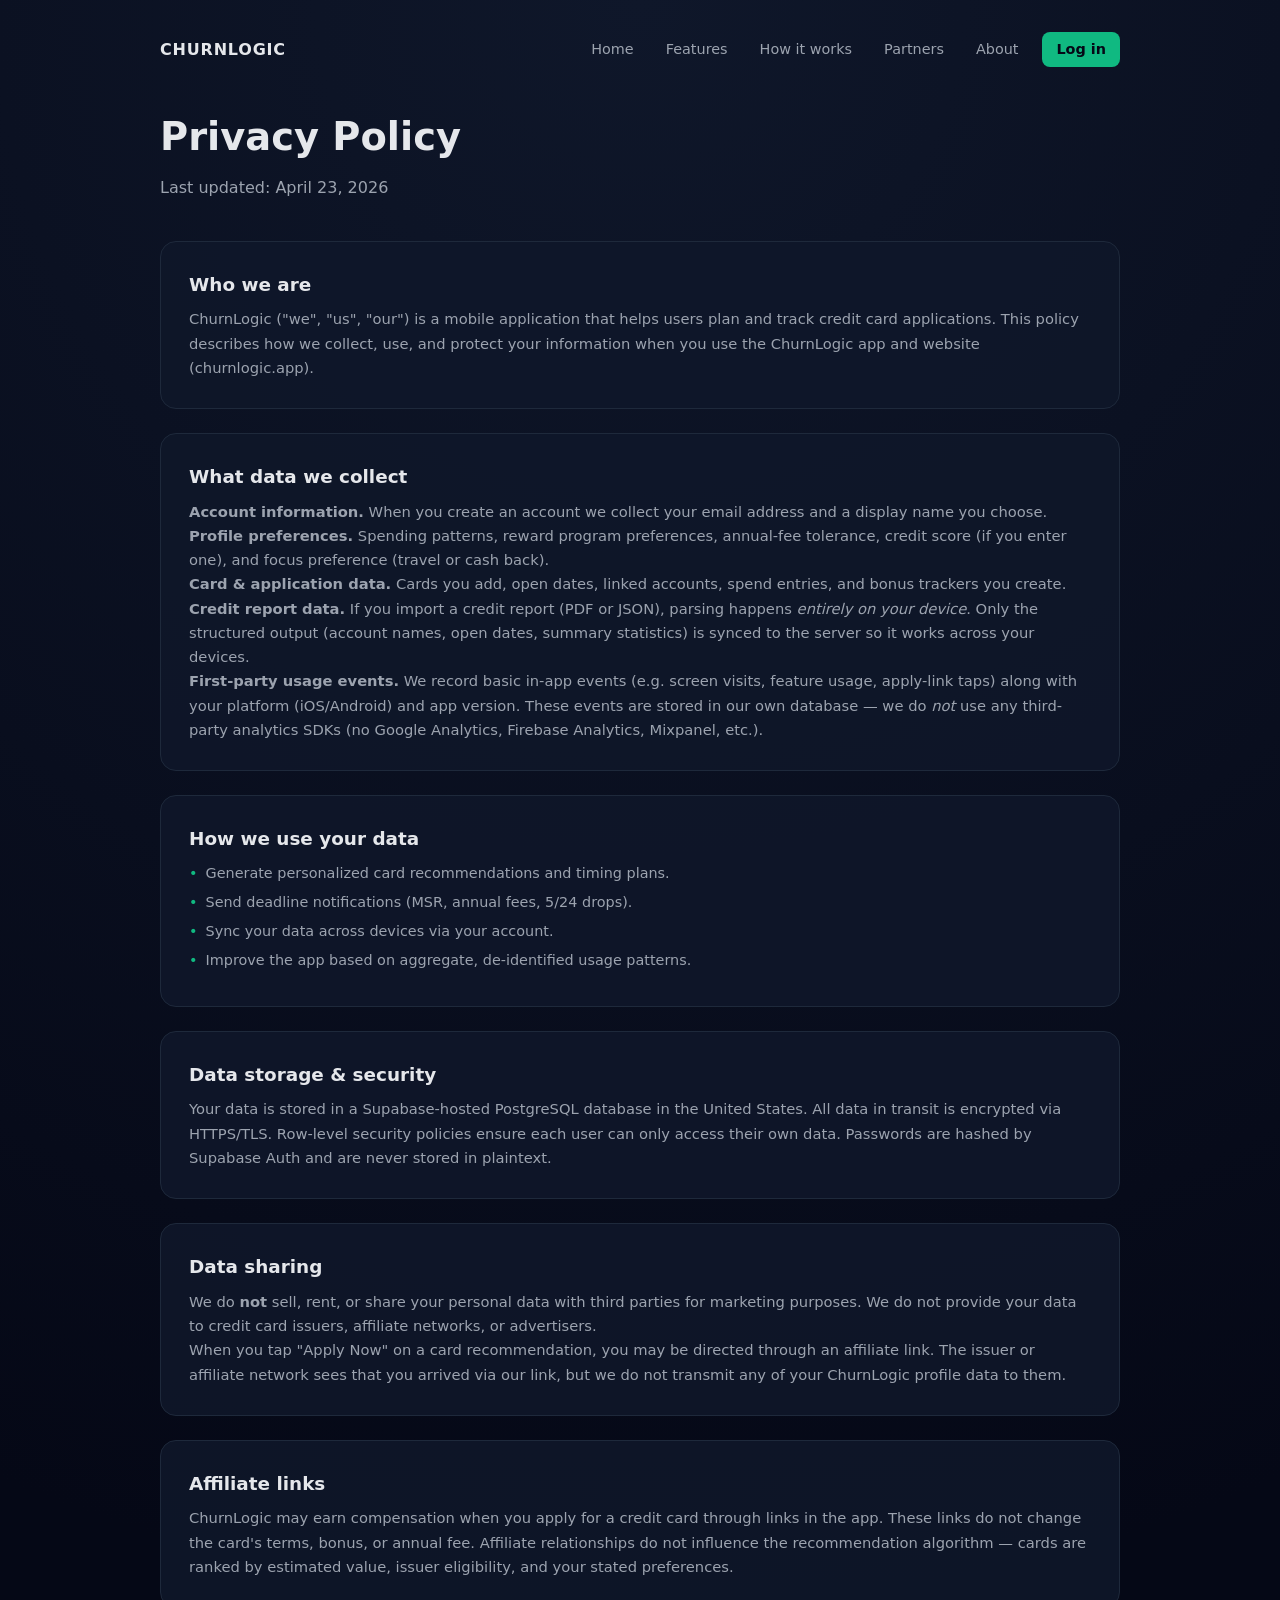
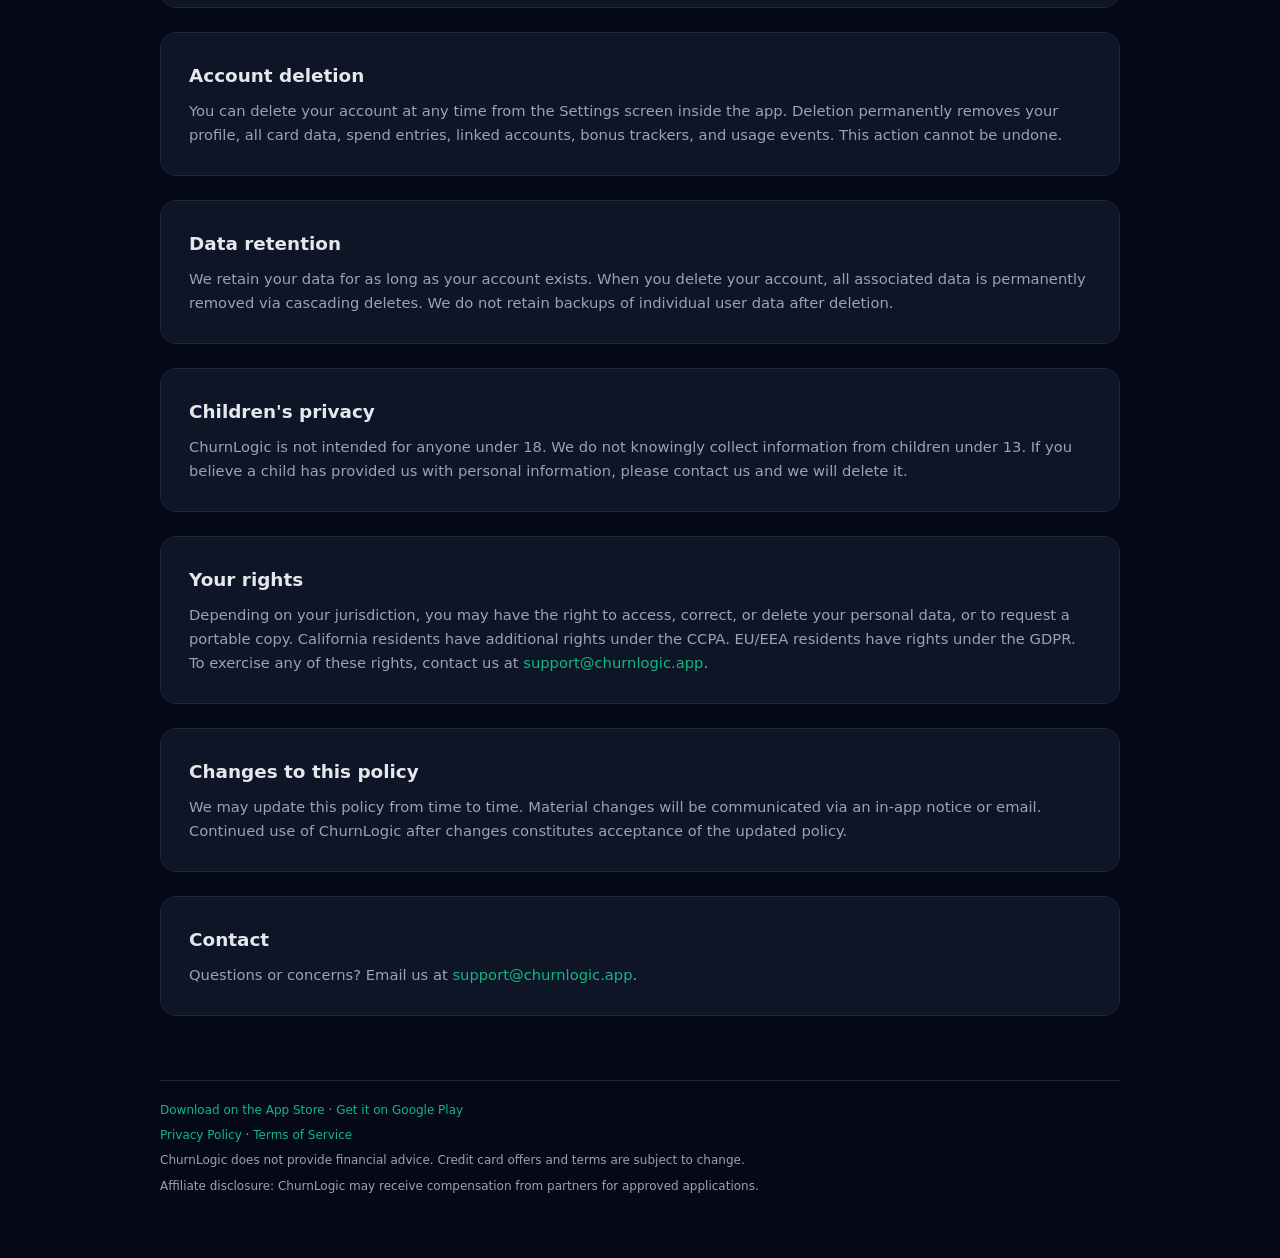
<file: privacy.html>
<!DOCTYPE html>
<html lang="en">
<head>
  <meta charset="UTF-8" />
  <title>Privacy Policy – ChurnLogic</title>
  <meta name="viewport" content="width=device-width, initial-scale=1" />
  <meta name="description" content="ChurnLogic privacy policy — what data we collect, how we use it, and your rights." />
  <link rel="stylesheet" href="/styles.css" />
  <link rel="icon" href="data:image/svg+xml,%3Csvg%20xmlns%3D%22http%3A%2F%2Fwww.w3.org%2F2000%2Fsvg%22%20viewBox%3D%220%200%2064%2064%22%3E%3Crect%20width%3D%2264%22%20height%3D%2264%22%20rx%3D%2212%22%20fill%3D%22%23050816%22%2F%3E%3Ctext%20x%3D%2232%22%20y%3D%2243%22%20text-anchor%3D%22middle%22%20font-family%3D%22sans-serif%22%20font-weight%3D%22700%22%20font-size%3D%2228%22%20fill%3D%22%2310b981%22%3ECL%3C%2Ftext%3E%3C%2Fsvg%3E" />
  <link rel="apple-touch-icon" href="data:image/svg+xml,%3Csvg%20xmlns%3D%22http%3A%2F%2Fwww.w3.org%2F2000%2Fsvg%22%20viewBox%3D%220%200%2064%2064%22%3E%3Crect%20width%3D%2264%22%20height%3D%2264%22%20rx%3D%2212%22%20fill%3D%22%23050816%22%2F%3E%3Ctext%20x%3D%2232%22%20y%3D%2243%22%20text-anchor%3D%22middle%22%20font-family%3D%22sans-serif%22%20font-weight%3D%22700%22%20font-size%3D%2228%22%20fill%3D%22%2310b981%22%3ECL%3C%2Ftext%3E%3C%2Fsvg%3E" />
  <link rel="canonical" href="https://churnlogic.app/privacy.html" />
  <meta property="og:type" content="website" />
  <meta property="og:title" content="ChurnLogic — Privacy Policy" />
  <meta property="og:description" content="How ChurnLogic handles your data, what we collect, and what we never store." />
  <meta property="og:url" content="https://churnlogic.app/privacy.html" />
  <meta property="og:image" content="https://churnlogic.app/og-image.png" />
  <meta name="twitter:card" content="summary_large_image" />
  <meta name="twitter:title" content="ChurnLogic — Privacy Policy" />
  <meta name="twitter:description" content="How ChurnLogic handles your data, what we collect, and what we never store." />
  <meta name="twitter:image" content="https://churnlogic.app/og-image.png" />
  <meta name="theme-color" content="#050816" />
</head>
<body>
  <div class="container">
    <header>
      <a href="/" class="logo">ChurnLogic</a>
      <nav>
        <a href="/">Home</a>
        <a href="/features.html">Features</a>
        <a href="/how-it-works.html">How it works</a>
        <a href="/partners.html">Partners</a>
        <a href="/about.html">About</a>
        <a href="https://app.churnlogic.app" class="login">Log in</a>
      </nav>
    </header>

    <main>
      <h1 class="page-title">Privacy Policy</h1>
      <p class="page-subtitle">Last updated: April 23, 2026</p>

      <section>
        <div class="feature-detail">
          <h3>Who we are</h3>
          <p>
            ChurnLogic ("we", "us", "our") is a mobile application that helps users plan
            and track credit card applications. This policy describes how we collect, use,
            and protect your information when you use the ChurnLogic app and website
            (churnlogic.app).
          </p>
        </div>

        <div class="feature-detail">
          <h3>What data we collect</h3>
          <p><strong>Account information.</strong> When you create an account we collect
            your email address and a display name you choose.</p>
          <p><strong>Profile preferences.</strong> Spending patterns, reward program
            preferences, annual-fee tolerance, credit score (if you enter one), and
            focus preference (travel or cash back).</p>
          <p><strong>Card &amp; application data.</strong> Cards you add, open dates,
            linked accounts, spend entries, and bonus trackers you create.</p>
          <p><strong>Credit report data.</strong> If you import a credit report (PDF or
            JSON), parsing happens <em>entirely on your device</em>. Only the structured
            output (account names, open dates, summary statistics) is synced to the
            server so it works across your devices.</p>
          <p><strong>First-party usage events.</strong> We record basic in-app events
            (e.g. screen visits, feature usage, apply-link taps) along with your
            platform (iOS/Android) and app version. These events are stored in our own
            database &mdash; we do <em>not</em> use any third-party analytics SDKs
            (no Google Analytics, Firebase Analytics, Mixpanel, etc.).</p>
        </div>

        <div class="feature-detail">
          <h3>How we use your data</h3>
          <ul class="clean">
            <li>Generate personalized card recommendations and timing plans.</li>
            <li>Send deadline notifications (MSR, annual fees, 5/24 drops).</li>
            <li>Sync your data across devices via your account.</li>
            <li>Improve the app based on aggregate, de-identified usage patterns.</li>
          </ul>
        </div>

        <div class="feature-detail">
          <h3>Data storage &amp; security</h3>
          <p>
            Your data is stored in a Supabase-hosted PostgreSQL database in the United
            States. All data in transit is encrypted via HTTPS/TLS. Row-level security
            policies ensure each user can only access their own data. Passwords are
            hashed by Supabase Auth and are never stored in plaintext.
          </p>
        </div>

        <div class="feature-detail">
          <h3>Data sharing</h3>
          <p>
            We do <strong>not</strong> sell, rent, or share your personal data with
            third parties for marketing purposes. We do not provide your data to
            credit card issuers, affiliate networks, or advertisers.
          </p>
          <p>
            When you tap "Apply Now" on a card recommendation, you may be directed
            through an affiliate link. The issuer or affiliate network sees that you
            arrived via our link, but we do not transmit any of your ChurnLogic profile
            data to them.
          </p>
        </div>

        <div class="feature-detail">
          <h3>Affiliate links</h3>
          <p>
            ChurnLogic may earn compensation when you apply for a credit card through
            links in the app. These links do not change the card's terms, bonus, or
            annual fee. Affiliate relationships do not influence the recommendation
            algorithm &mdash; cards are ranked by estimated value, issuer eligibility,
            and your stated preferences.
          </p>
        </div>

        <div class="feature-detail">
          <h3>Account deletion</h3>
          <p>
            You can delete your account at any time from the Settings screen inside
            the app. Deletion permanently removes your profile, all card data, spend
            entries, linked accounts, bonus trackers, and usage events. This action
            cannot be undone.
          </p>
        </div>

        <div class="feature-detail">
          <h3>Data retention</h3>
          <p>
            We retain your data for as long as your account exists. When you delete
            your account, all associated data is permanently removed via cascading
            deletes. We do not retain backups of individual user data after deletion.
          </p>
        </div>

        <div class="feature-detail">
          <h3>Children's privacy</h3>
          <p>
            ChurnLogic is not intended for anyone under 18. We do not knowingly
            collect information from children under 13. If you believe a child has
            provided us with personal information, please contact us and we will
            delete it.
          </p>
        </div>

        <div class="feature-detail">
          <h3>Your rights</h3>
          <p>
            Depending on your jurisdiction, you may have the right to access, correct,
            or delete your personal data, or to request a portable copy. California
            residents have additional rights under the CCPA. EU/EEA residents have
            rights under the GDPR. To exercise any of these rights, contact us at
            <a href="mailto:support@churnlogic.app">support@churnlogic.app</a>.
          </p>
        </div>

        <div class="feature-detail">
          <h3>Changes to this policy</h3>
          <p>
            We may update this policy from time to time. Material changes will be
            communicated via an in-app notice or email. Continued use of ChurnLogic
            after changes constitutes acceptance of the updated policy.
          </p>
        </div>

        <div class="feature-detail">
          <h3>Contact</h3>
          <p>
            Questions or concerns? Email us at
            <a href="mailto:support@churnlogic.app">support@churnlogic.app</a>.
          </p>
        </div>
      </section>
    </main>

    <footer>
      <p><a href="https://apps.apple.com/app/churnlogic/id6760904289">Download on the App Store</a> &middot; <a href="https://play.google.com/store/apps/details?id=com.churnlogic.app">Get it on Google Play</a></p>
      <p><a href="/privacy.html">Privacy Policy</a> &middot; <a href="/terms.html">Terms of Service</a></p>
      <p>ChurnLogic does not provide financial advice. Credit card offers and terms are subject to change.</p>
      <p>Affiliate disclosure: ChurnLogic may receive compensation from partners for approved applications.</p>
    </footer>
  </div>
</body>
</html>
</file>
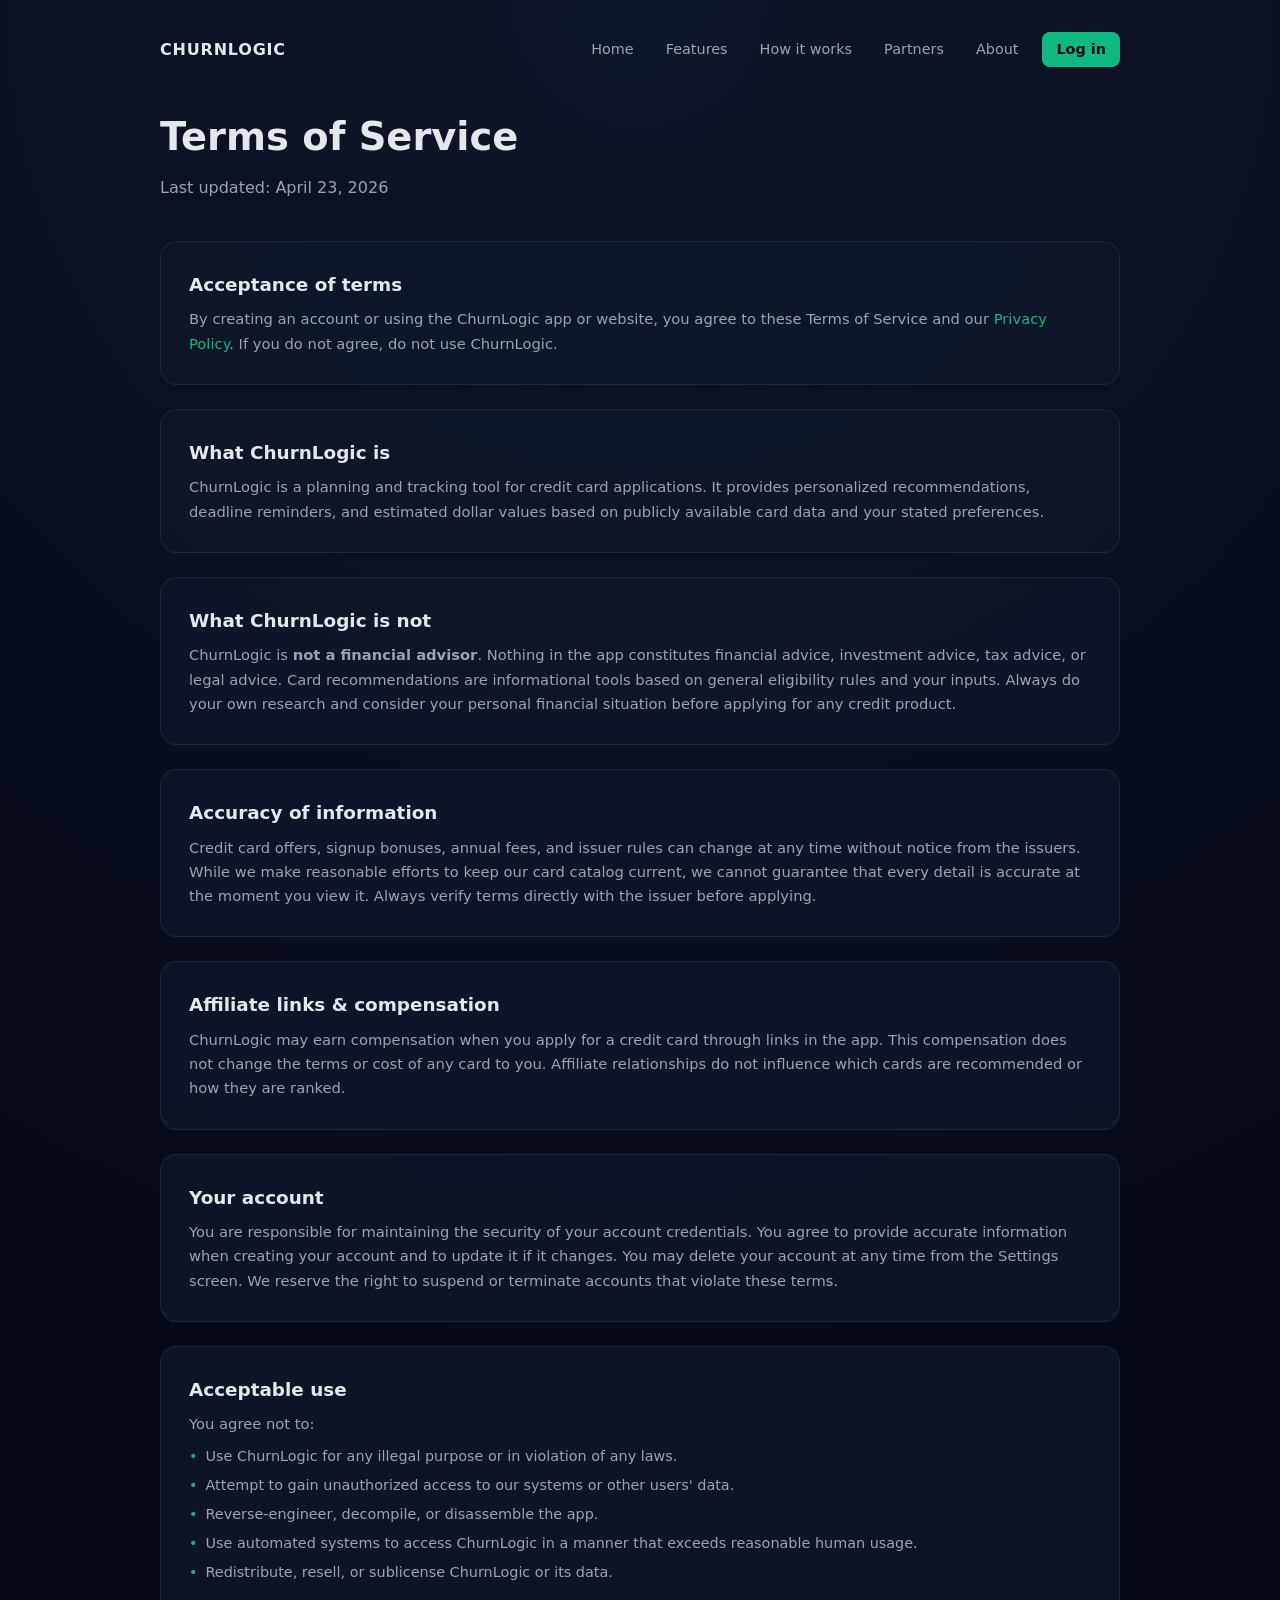
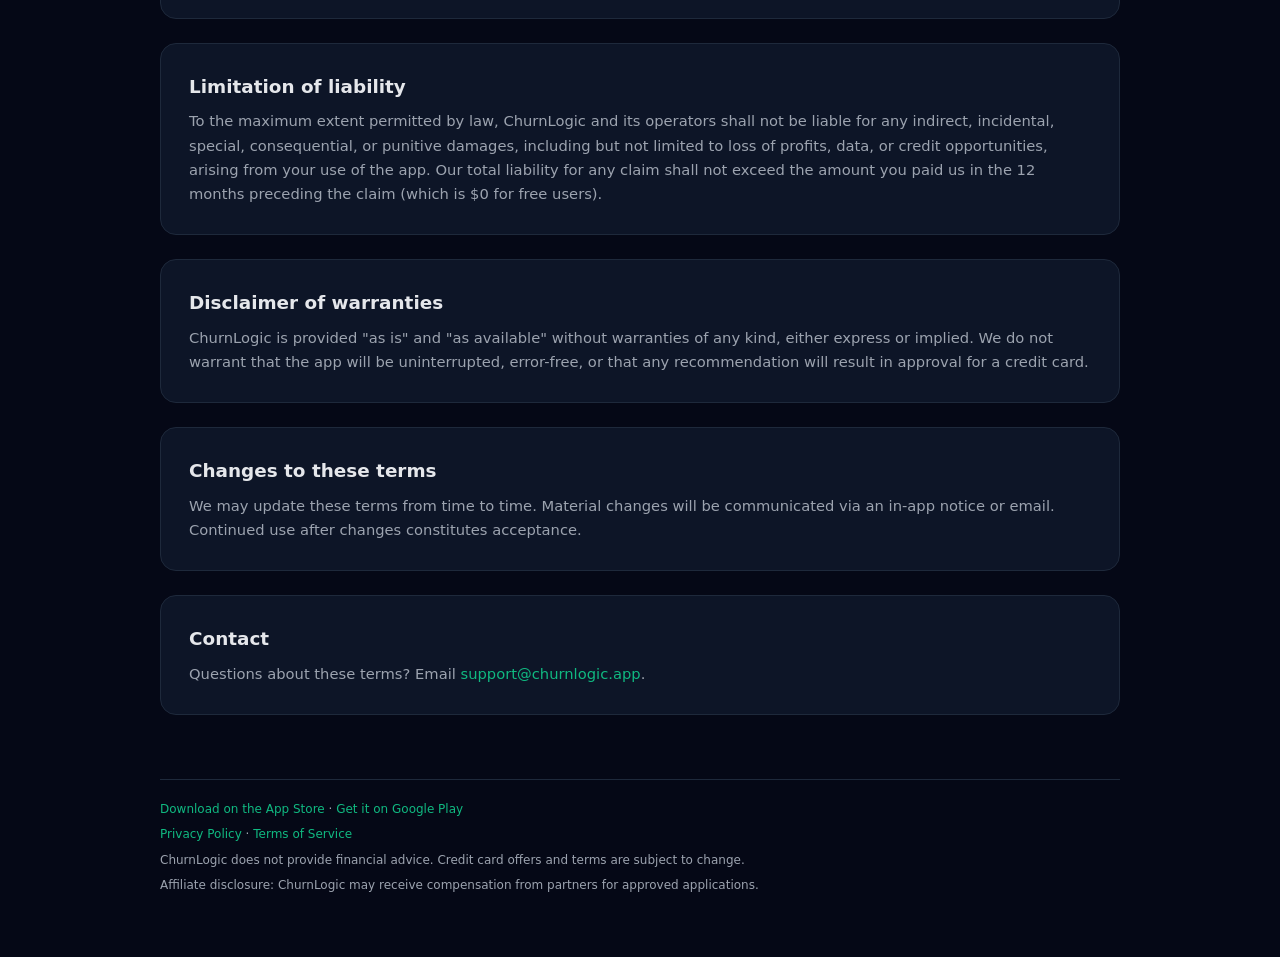
<file: terms.html>
<!DOCTYPE html>
<html lang="en">
<head>
  <meta charset="UTF-8" />
  <title>Terms of Service – ChurnLogic</title>
  <meta name="viewport" content="width=device-width, initial-scale=1" />
  <meta name="description" content="ChurnLogic terms of service — rules for using the app." />
  <link rel="stylesheet" href="/styles.css" />
  <link rel="icon" href="data:image/svg+xml,%3Csvg%20xmlns%3D%22http%3A%2F%2Fwww.w3.org%2F2000%2Fsvg%22%20viewBox%3D%220%200%2064%2064%22%3E%3Crect%20width%3D%2264%22%20height%3D%2264%22%20rx%3D%2212%22%20fill%3D%22%23050816%22%2F%3E%3Ctext%20x%3D%2232%22%20y%3D%2243%22%20text-anchor%3D%22middle%22%20font-family%3D%22sans-serif%22%20font-weight%3D%22700%22%20font-size%3D%2228%22%20fill%3D%22%2310b981%22%3ECL%3C%2Ftext%3E%3C%2Fsvg%3E" />
  <link rel="apple-touch-icon" href="data:image/svg+xml,%3Csvg%20xmlns%3D%22http%3A%2F%2Fwww.w3.org%2F2000%2Fsvg%22%20viewBox%3D%220%200%2064%2064%22%3E%3Crect%20width%3D%2264%22%20height%3D%2264%22%20rx%3D%2212%22%20fill%3D%22%23050816%22%2F%3E%3Ctext%20x%3D%2232%22%20y%3D%2243%22%20text-anchor%3D%22middle%22%20font-family%3D%22sans-serif%22%20font-weight%3D%22700%22%20font-size%3D%2228%22%20fill%3D%22%2310b981%22%3ECL%3C%2Ftext%3E%3C%2Fsvg%3E" />
  <link rel="canonical" href="https://churnlogic.app/terms.html" />
  <meta property="og:type" content="website" />
  <meta property="og:title" content="ChurnLogic — Terms of Service" />
  <meta property="og:description" content="Terms governing your use of ChurnLogic." />
  <meta property="og:url" content="https://churnlogic.app/terms.html" />
  <meta property="og:image" content="https://churnlogic.app/og-image.png" />
  <meta name="twitter:card" content="summary_large_image" />
  <meta name="twitter:title" content="ChurnLogic — Terms of Service" />
  <meta name="twitter:description" content="Terms governing your use of ChurnLogic." />
  <meta name="twitter:image" content="https://churnlogic.app/og-image.png" />
  <meta name="theme-color" content="#050816" />
</head>
<body>
  <div class="container">
    <header>
      <a href="/" class="logo">ChurnLogic</a>
      <nav>
        <a href="/">Home</a>
        <a href="/features.html">Features</a>
        <a href="/how-it-works.html">How it works</a>
        <a href="/partners.html">Partners</a>
        <a href="/about.html">About</a>
        <a href="https://app.churnlogic.app" class="login">Log in</a>
      </nav>
    </header>

    <main>
      <h1 class="page-title">Terms of Service</h1>
      <p class="page-subtitle">Last updated: April 23, 2026</p>

      <section>
        <div class="feature-detail">
          <h3>Acceptance of terms</h3>
          <p>
            By creating an account or using the ChurnLogic app or website, you agree to
            these Terms of Service and our <a href="/privacy.html">Privacy Policy</a>.
            If you do not agree, do not use ChurnLogic.
          </p>
        </div>

        <div class="feature-detail">
          <h3>What ChurnLogic is</h3>
          <p>
            ChurnLogic is a planning and tracking tool for credit card applications. It
            provides personalized recommendations, deadline reminders, and estimated
            dollar values based on publicly available card data and your stated
            preferences.
          </p>
        </div>

        <div class="feature-detail">
          <h3>What ChurnLogic is not</h3>
          <p>
            ChurnLogic is <strong>not a financial advisor</strong>. Nothing in the app
            constitutes financial advice, investment advice, tax advice, or legal advice.
            Card recommendations are informational tools based on general eligibility
            rules and your inputs. Always do your own research and consider your personal
            financial situation before applying for any credit product.
          </p>
        </div>

        <div class="feature-detail">
          <h3>Accuracy of information</h3>
          <p>
            Credit card offers, signup bonuses, annual fees, and issuer rules can change
            at any time without notice from the issuers. While we make reasonable efforts
            to keep our card catalog current, we cannot guarantee that every detail is
            accurate at the moment you view it. Always verify terms directly with the
            issuer before applying.
          </p>
        </div>

        <div class="feature-detail">
          <h3>Affiliate links &amp; compensation</h3>
          <p>
            ChurnLogic may earn compensation when you apply for a credit card through
            links in the app. This compensation does not change the terms or cost of any
            card to you. Affiliate relationships do not influence which cards are
            recommended or how they are ranked.
          </p>
        </div>

        <div class="feature-detail">
          <h3>Your account</h3>
          <p>
            You are responsible for maintaining the security of your account credentials.
            You agree to provide accurate information when creating your account and to
            update it if it changes. You may delete your account at any time from the
            Settings screen. We reserve the right to suspend or terminate accounts that
            violate these terms.
          </p>
        </div>

        <div class="feature-detail">
          <h3>Acceptable use</h3>
          <p>You agree not to:</p>
          <ul class="clean">
            <li>Use ChurnLogic for any illegal purpose or in violation of any laws.</li>
            <li>Attempt to gain unauthorized access to our systems or other users' data.</li>
            <li>Reverse-engineer, decompile, or disassemble the app.</li>
            <li>Use automated systems to access ChurnLogic in a manner that exceeds
              reasonable human usage.</li>
            <li>Redistribute, resell, or sublicense ChurnLogic or its data.</li>
          </ul>
        </div>

        <div class="feature-detail">
          <h3>Limitation of liability</h3>
          <p>
            To the maximum extent permitted by law, ChurnLogic and its operators shall
            not be liable for any indirect, incidental, special, consequential, or
            punitive damages, including but not limited to loss of profits, data, or
            credit opportunities, arising from your use of the app. Our total liability
            for any claim shall not exceed the amount you paid us in the 12 months
            preceding the claim (which is $0 for free users).
          </p>
        </div>

        <div class="feature-detail">
          <h3>Disclaimer of warranties</h3>
          <p>
            ChurnLogic is provided "as is" and "as available" without warranties of any
            kind, either express or implied. We do not warrant that the app will be
            uninterrupted, error-free, or that any recommendation will result in approval
            for a credit card.
          </p>
        </div>

        <div class="feature-detail">
          <h3>Changes to these terms</h3>
          <p>
            We may update these terms from time to time. Material changes will be
            communicated via an in-app notice or email. Continued use after changes
            constitutes acceptance.
          </p>
        </div>

        <div class="feature-detail">
          <h3>Contact</h3>
          <p>
            Questions about these terms? Email
            <a href="mailto:support@churnlogic.app">support@churnlogic.app</a>.
          </p>
        </div>
      </section>
    </main>

    <footer>
      <p><a href="https://apps.apple.com/app/churnlogic/id6760904289">Download on the App Store</a> &middot; <a href="https://play.google.com/store/apps/details?id=com.churnlogic.app">Get it on Google Play</a></p>
      <p><a href="/privacy.html">Privacy Policy</a> &middot; <a href="/terms.html">Terms of Service</a></p>
      <p>ChurnLogic does not provide financial advice. Credit card offers and terms are subject to change.</p>
      <p>Affiliate disclosure: ChurnLogic may receive compensation from partners for approved applications.</p>
    </footer>
  </div>
</body>
</html>
</file>
<file: styles.css>
:root {
  --bg: #050816;
  --panel: #0f172a;
  --panel-soft: rgba(15, 23, 42, 0.9);
  --border: #1e293b;
  --text: #e5e7eb;
  --muted: #9ca3af;
  --accent: #10b981;
  --good: #22c55e;
  --warn: #eab308;
  --err: #f87171;
  --radius: 16px;
}

* { box-sizing: border-box; margin: 0; padding: 0; }

body {
  font-family: system-ui, -apple-system, BlinkMacSystemFont, "Segoe UI", sans-serif;
  background: radial-gradient(circle at top, #0f172a 0%, #050816 55%);
  color: var(--text);
  line-height: 1.6;
  min-height: 100vh;
}

a { color: var(--accent); text-decoration: none; }
a:hover { color: #34d399; }

.container {
  max-width: 1000px;
  margin: 0 auto;
  padding: 32px 20px 56px;
}

/* Header */
header {
  display: flex;
  justify-content: space-between;
  align-items: center;
  margin-bottom: 48px;
}

.logo {
  font-weight: 700;
  letter-spacing: 0.05em;
  text-transform: uppercase;
  color: var(--text);
  text-decoration: none;
}

nav { display: flex; gap: 4px; }

nav a {
  font-size: 0.9rem;
  color: var(--muted);
  padding: 6px 14px;
  border-radius: 8px;
  transition: color 0.15s, background 0.15s;
}

nav a:hover {
  color: var(--text);
  background: rgba(16, 185, 129, 0.08);
}

nav a.active {
  color: var(--accent);
  background: rgba(16, 185, 129, 0.1);
}

/* Log in — CTA into the web app */
nav a.login {
  color: var(--bg);
  background: var(--accent);
  font-weight: 600;
  margin-left: 6px;
}
nav a.login:hover {
  color: var(--bg);
  background: var(--accent);
  opacity: 0.9;
}

/* Page title */
.page-title {
  font-size: clamp(2rem, 3vw, 2.6rem);
  line-height: 1.15;
  margin-bottom: 16px;
}

.page-title span { color: var(--accent); }

.page-subtitle {
  color: var(--muted);
  max-width: 680px;
  margin-bottom: 40px;
  font-size: 1rem;
}

/* Sections */
section { margin-bottom: 64px; }

h2 {
  font-size: 1.5rem;
  margin-bottom: 14px;
}

.section-text {
  color: var(--muted);
  max-width: 720px;
  margin-bottom: 20px;
}

/* Grids */
.grid {
  display: grid;
  grid-template-columns: repeat(3, 1fr);
  gap: 20px;
}

.grid-2 {
  display: grid;
  grid-template-columns: repeat(2, 1fr);
  gap: 20px;
}

@media (max-width: 860px) {
  .grid, .grid-2 { grid-template-columns: 1fr; }
}

/* Cards */
.card {
  background: var(--panel-soft);
  border: 1px solid var(--border);
  border-radius: var(--radius);
  padding: 20px;
  font-size: 0.9rem;
}

.card h3 { margin-bottom: 6px; font-size: 1rem; }
.card p { color: var(--muted); }

.feature-icon {
  width: 36px;
  height: 36px;
  border-radius: 8px;
  display: flex;
  align-items: center;
  justify-content: center;
  font-size: 1.1rem;
  margin-bottom: 12px;
  background: rgba(16, 185, 129, 0.1);
  border: 1px solid rgba(16, 185, 129, 0.2);
}

/* Steps */
.steps {
  display: grid;
  grid-template-columns: repeat(4, 1fr);
  gap: 16px;
  counter-reset: step;
}

@media (max-width: 860px) {
  .steps { grid-template-columns: 1fr 1fr; }
}

@media (max-width: 500px) {
  .steps { grid-template-columns: 1fr; }
}

.step {
  background: var(--panel-soft);
  border: 1px solid var(--border);
  border-radius: var(--radius);
  padding: 18px;
  font-size: 0.9rem;
  counter-increment: step;
}

.step h3::before {
  content: counter(step) ". ";
  color: var(--accent);
}

.step h3 { font-size: 0.95rem; margin-bottom: 6px; }
.step p { color: var(--muted); font-size: 0.85rem; }

/* Lists */
ul.clean { list-style: none; margin-top: 8px; }

ul.clean li {
  display: flex;
  gap: 8px;
  margin-bottom: 6px;
  color: var(--muted);
  font-size: 0.9rem;
}

ul.clean li::before {
  content: "\2022";
  color: var(--accent);
}

/* Hero (home only) */
.hero {
  margin-bottom: 72px;
  max-width: 680px;
}

.hero h1 {
  font-size: clamp(2rem, 3.5vw, 2.8rem);
  line-height: 1.12;
  margin-bottom: 20px;
}

.hero h1 span { color: var(--accent); }

.hero p {
  color: var(--muted);
  font-size: 1.05rem;
  margin-bottom: 16px;
  max-width: 600px;
}

/* Highlight row on home */
.highlights {
  display: grid;
  grid-template-columns: repeat(3, 1fr);
  gap: 16px;
  margin-bottom: 64px;
}

@media (max-width: 700px) {
  .highlights { grid-template-columns: 1fr; }
}

.highlight {
  background: var(--panel-soft);
  border: 1px solid var(--border);
  border-radius: var(--radius);
  padding: 20px;
}

.highlight h3 {
  font-size: 0.95rem;
  margin-bottom: 6px;
}

.highlight p {
  font-size: 0.85rem;
  color: var(--muted);
}

.highlight-accent {
  font-size: 0.7rem;
  text-transform: uppercase;
  letter-spacing: 0.05em;
  color: var(--accent);
  margin-bottom: 8px;
}

/* Footer */
footer {
  border-top: 1px solid var(--border);
  padding-top: 20px;
  font-size: 0.75rem;
  color: var(--muted);
}

footer p { margin-bottom: 6px; }

/* Inline link style for feature page */
.feature-detail {
  background: var(--panel-soft);
  border: 1px solid var(--border);
  border-radius: var(--radius);
  padding: 28px;
  margin-bottom: 24px;
}

.feature-detail h3 {
  font-size: 1.15rem;
  margin-bottom: 8px;
}

.feature-detail p {
  color: var(--muted);
  font-size: 0.92rem;
  line-height: 1.65;
}

.feature-detail .tag {
  display: inline-block;
  font-size: 0.7rem;
  text-transform: uppercase;
  letter-spacing: 0.05em;
  padding: 2px 8px;
  border-radius: 4px;
  margin-bottom: 10px;
}

.tag-green { background: rgba(34, 197, 94, 0.15); color: var(--good); }
.tag-blue { background: rgba(16, 185, 129, 0.15); color: var(--accent); }
.tag-yellow { background: rgba(234, 179, 8, 0.15); color: var(--warn); }

/* Store CTAs */
.store-cta {
  display: flex;
  flex-wrap: wrap;
  gap: 10px;
  margin-top: 16px;
}
.store-btn {
  display: inline-flex;
  align-items: center;
  gap: 9px;
  padding: 10px 18px;
  border-radius: 10px;
  background: rgba(16, 185, 129, 0.12);
  border: 1px solid var(--accent);
  color: var(--accent);
  font-weight: 600;
  font-size: 14px;
}
.store-btn svg {
  width: 18px;
  height: 18px;
  flex-shrink: 0;
  fill: currentColor;
}
.store-btn:hover {
  background: rgba(16, 185, 129, 0.2);
  color: #34d399;
}

/* Affiliate / advertiser disclosure shown next to an affiliate link */
.affiliate-note {
  font-size: 0.75rem;
  color: var(--muted);
  margin-top: 10px;
}
</file>
